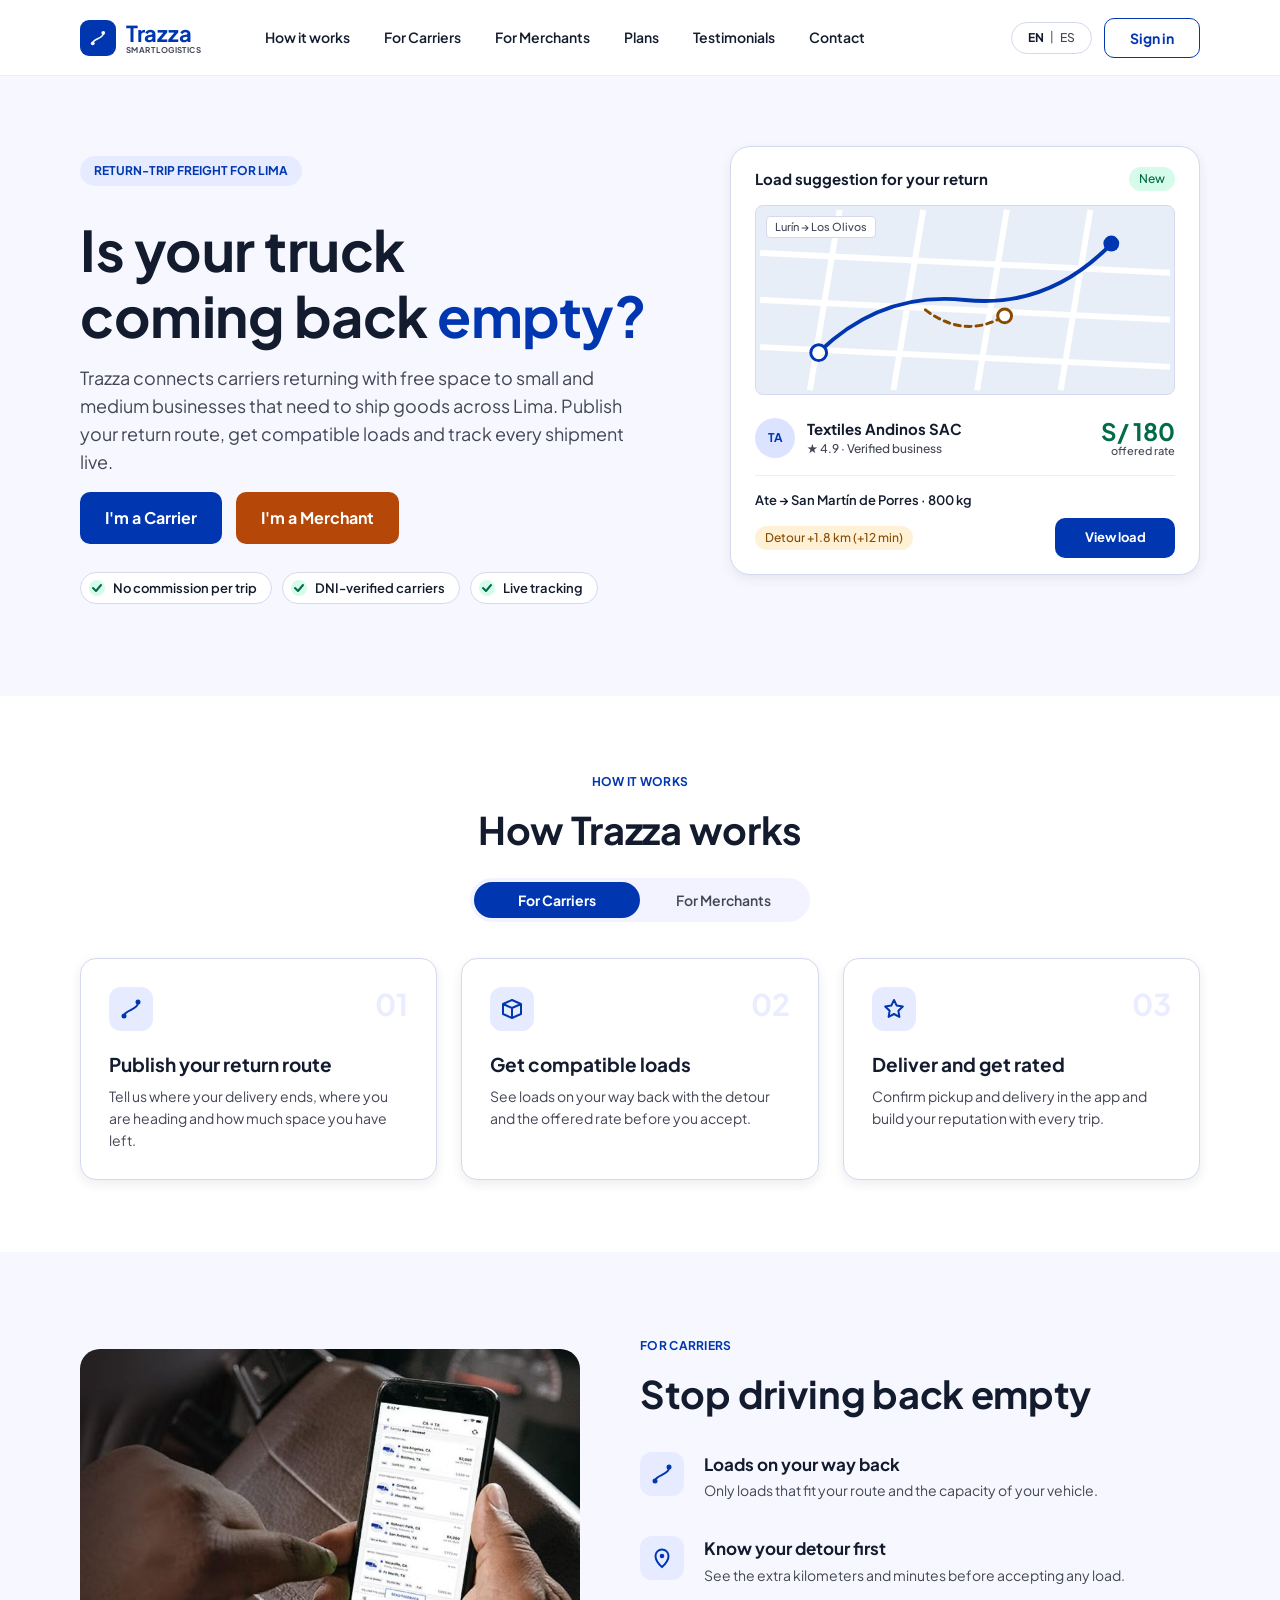
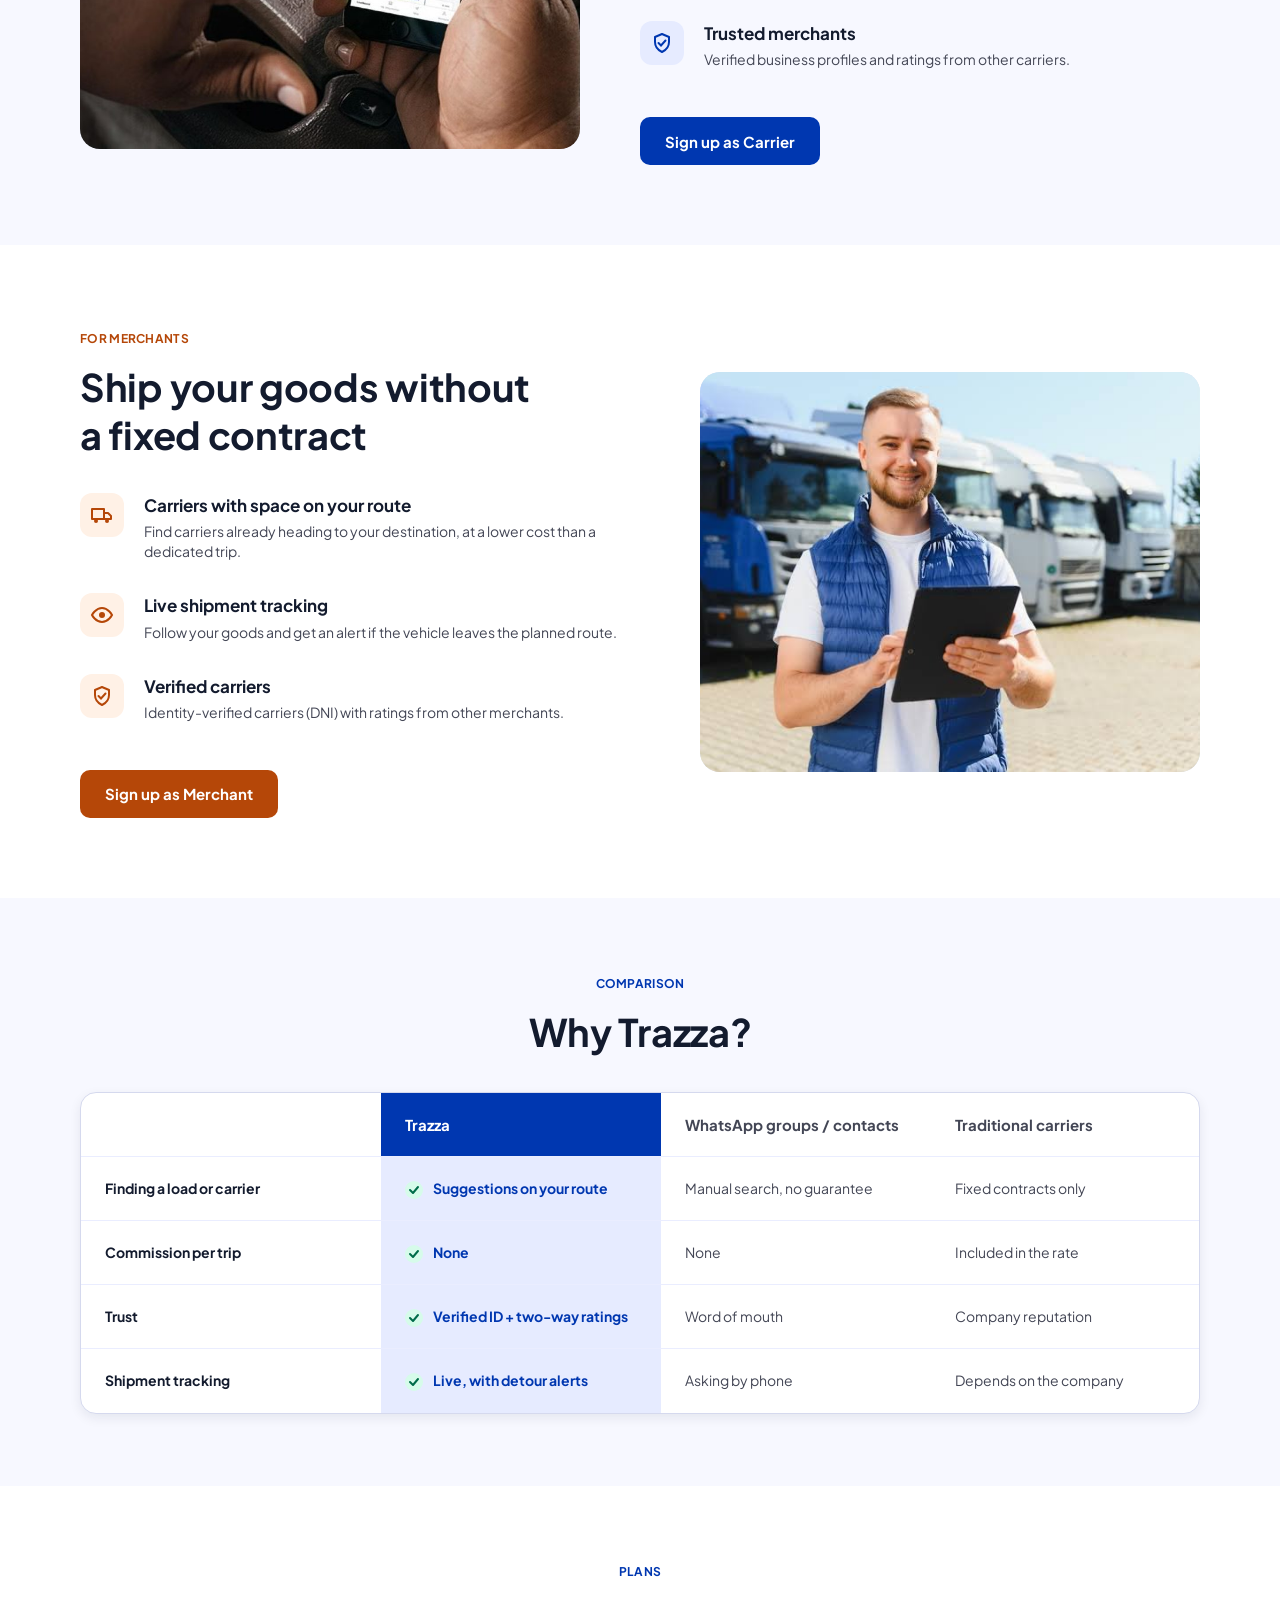
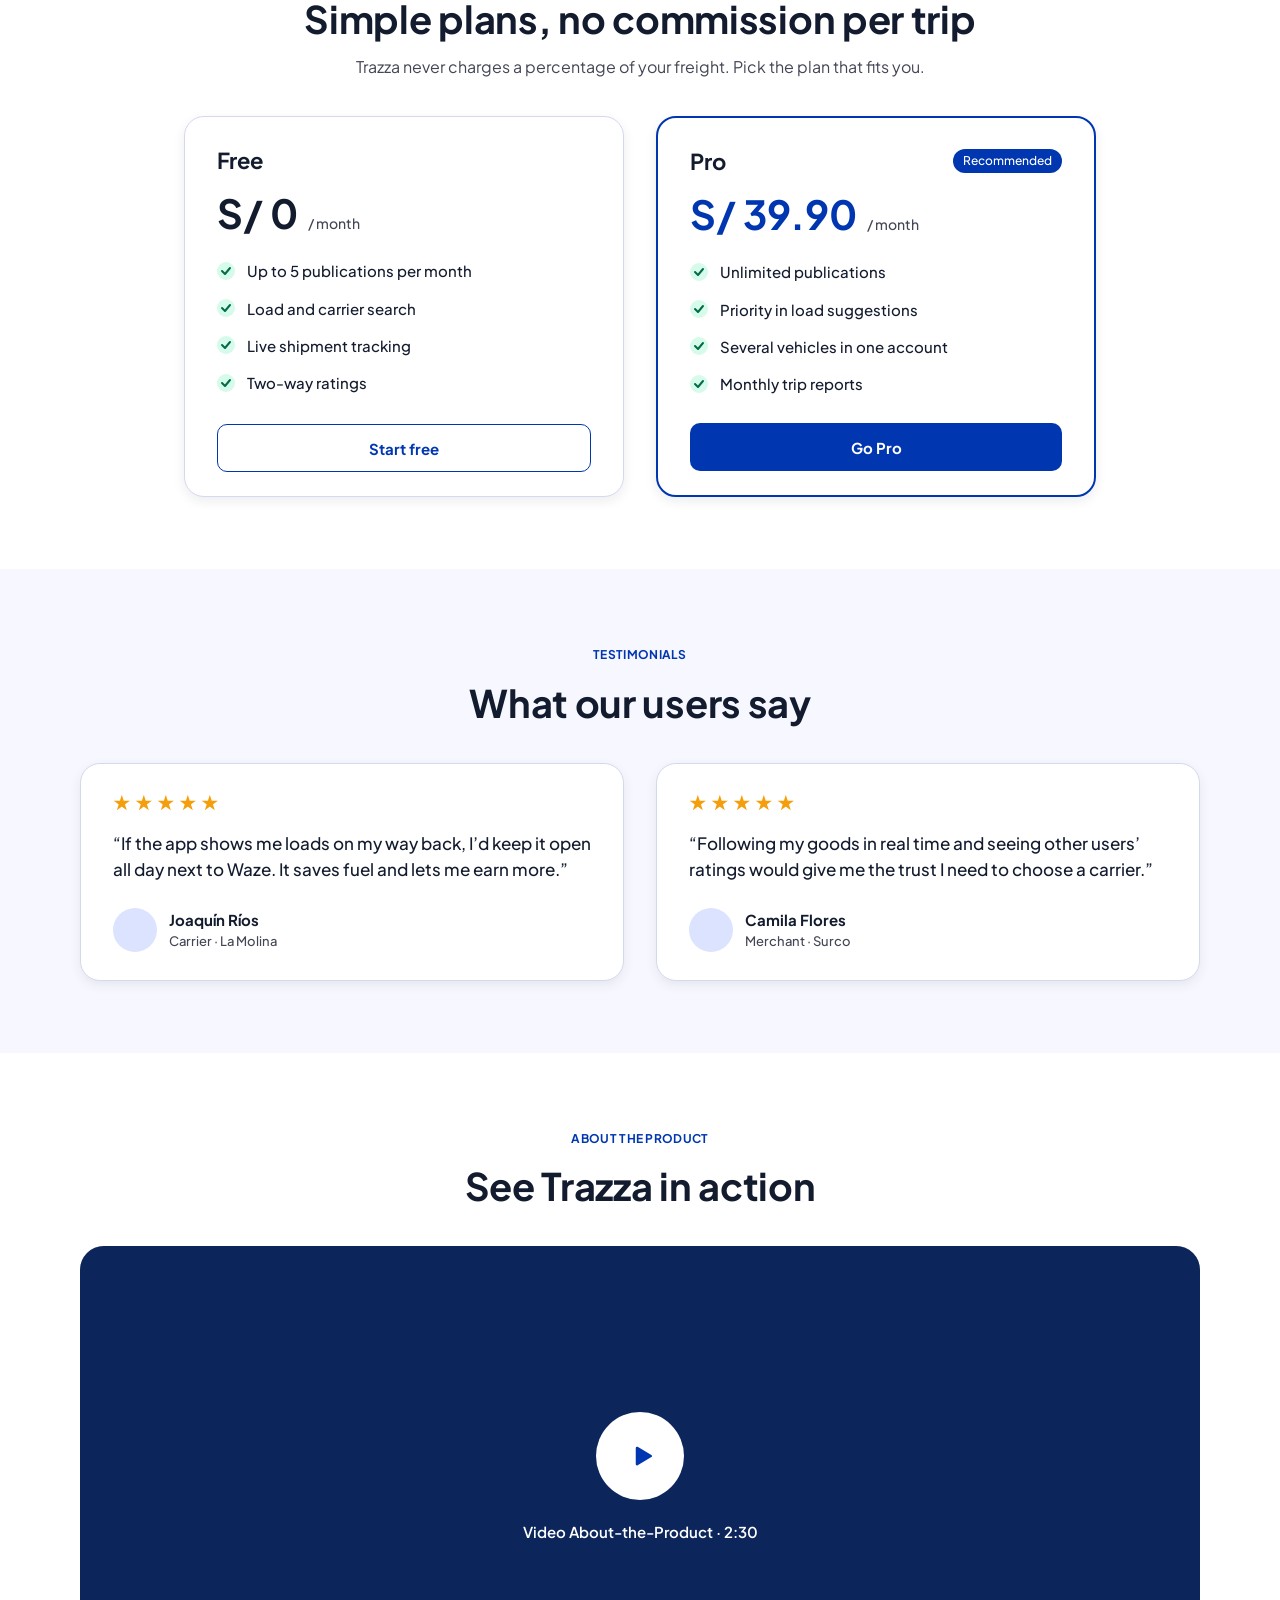
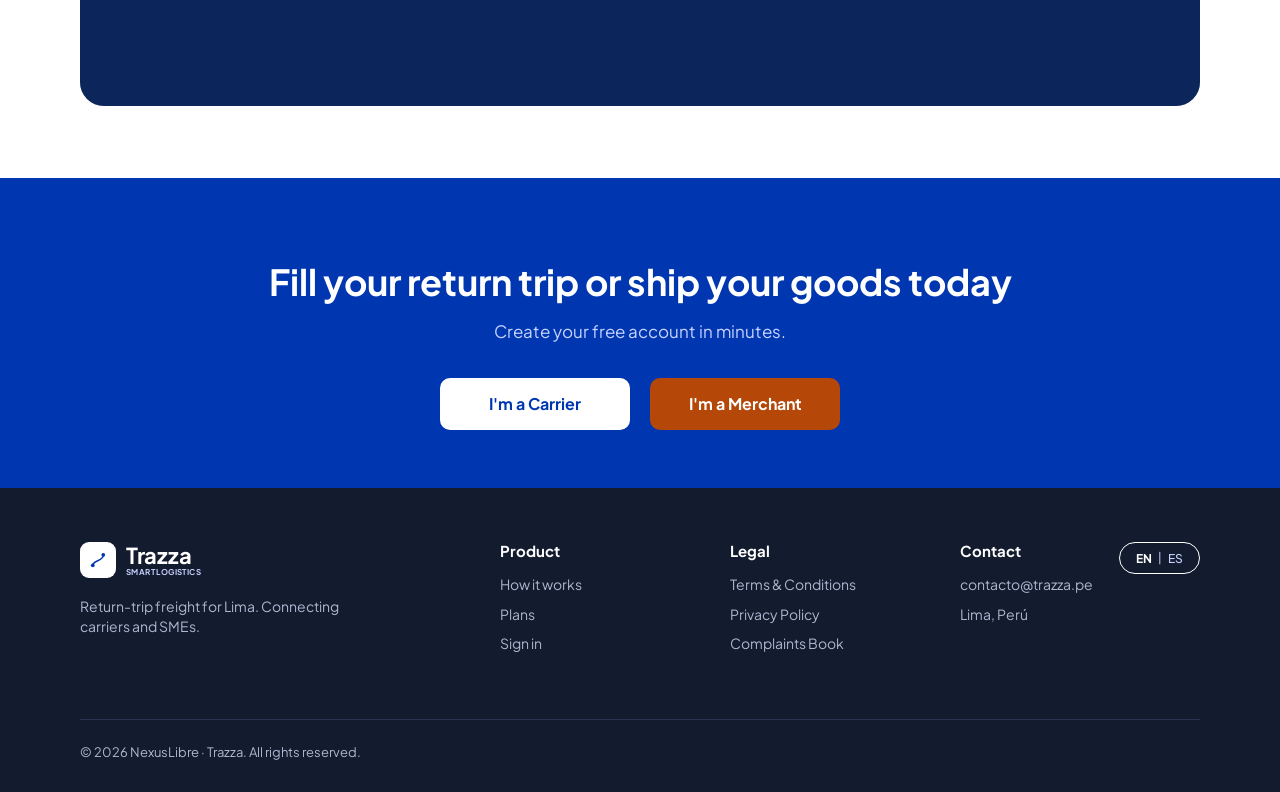
<file: index.html>
<!DOCTYPE html>
<html lang="en">
<head>
    <meta charset="UTF-8">
    <meta name="viewport" content="width=device-width, initial-scale=1.0">
    <title data-i18n="meta.title">Trazza – Return-trip freight for Lima</title>
    <meta name="description" data-i18n-attr="content:meta.description" content="Trazza connects carriers returning with free space to small and medium businesses that need to ship goods across Lima.">
    <meta name="keywords" content="Trazza, return-trip freight, carriers, SMEs, logistics, Lima, freight marketplace, cargo">
    <meta name="author" content="NexusLibre">
    <!-- Google Fonts -->
    <link rel="preconnect" href="https://fonts.googleapis.com">
    <link rel="preconnect" href="https://fonts.gstatic.com" crossorigin>
    <link href="https://fonts.googleapis.com/css2?family=Plus+Jakarta+Sans:wght@400;500;600;700&display=swap" rel="stylesheet">
    <link rel="stylesheet" href="/assets/styles/style.css">
</head>
<body>

<!-- Icon sprite -->
<svg class="icon-sprite" aria-hidden="true" focusable="false">
    <symbol id="i-route" viewBox="0 0 24 24"><path d="M5 19c0-6 14-6 14-13" fill="none" stroke="currentColor" stroke-width="2" stroke-linecap="round"/><circle cx="5" cy="19" r="2.5" fill="currentColor"/><circle cx="19" cy="5" r="2.5" fill="currentColor"/></symbol>
    <symbol id="i-box" viewBox="0 0 24 24"><path d="M3 7l9-4 9 4v10l-9 4-9-4z M3 7l9 4 9-4 M12 11v10" fill="none" stroke="currentColor" stroke-width="2" stroke-linejoin="round"/></symbol>
    <symbol id="i-star" viewBox="0 0 24 24"><path d="M12 3l2.7 5.6 6.1.9-4.4 4.3 1 6.1L12 17l-5.4 2.9 1-6.1L3.2 9.5l6.1-.9z" fill="none" stroke="currentColor" stroke-width="2" stroke-linejoin="round"/></symbol>
    <symbol id="i-pin" viewBox="0 0 24 24"><path d="M12 21s-6.5-5.7-6.5-11a6.5 6.5 0 0 1 13 0C18.5 15.3 12 21 12 21z" fill="none" stroke="currentColor" stroke-width="2"/><circle cx="12" cy="10" r="2.3" fill="currentColor"/></symbol>
    <symbol id="i-shield" viewBox="0 0 24 24"><path d="M12 3l7 3v5c0 5-3.4 8.3-7 10-3.6-1.7-7-5-7-10V6z" fill="none" stroke="currentColor" stroke-width="2" stroke-linejoin="round"/><path d="M8.5 12l2.5 2.5 4.5-5" fill="none" stroke="currentColor" stroke-width="2" stroke-linecap="round"/></symbol>
    <symbol id="i-truck" viewBox="0 0 24 24"><path d="M2 6h12v10H2zM14 10h4l3 3v3h-7z" fill="none" stroke="currentColor" stroke-width="2" stroke-linejoin="round"/><circle cx="6" cy="18" r="2" fill="currentColor"/><circle cx="17" cy="18" r="2" fill="currentColor"/></symbol>
    <symbol id="i-eye" viewBox="0 0 24 24"><path d="M2 12s3.6-7 10-7 10 7 10 7-3.6 7-10 7S2 12 2 12z" fill="none" stroke="currentColor" stroke-width="2"/><circle cx="12" cy="12" r="3" fill="currentColor"/></symbol>
    <symbol id="i-check" viewBox="0 0 16 16"><path d="M4 8l3 3 5-6" fill="none" stroke="currentColor" stroke-width="2" stroke-linecap="round" stroke-linejoin="round"/></symbol>
</svg>

<!-- 01 Header -->
<nav class="navbar">
    <div class="container nav-container">
        <a href="#top" class="logo" aria-label="Trazza home" data-i18n-attr="aria-label:logo.home">
            <span class="logo-mark"><svg viewBox="0 0 24 24" aria-hidden="true"><use href="#i-route"/></svg></span>
            <span class="logo-text">
                    <span class="brand">Trazza</span>
                    <span class="slogan">SMART LOGISTICS</span>
                </span>
        </a>

        <div class="nav-menu" id="nav-menu">
            <ul class="nav-links">
                <li><a href="#how-it-works" data-i18n="nav.how">How it works</a></li>
                <li><a href="#carriers" data-i18n="nav.carriers">For Carriers</a></li>
                <li><a href="#merchants" data-i18n="nav.merchants">For Merchants</a></li>
                <li><a href="#plans" data-i18n="nav.plans">Plans</a></li>
                <li><a href="#testimonials" data-i18n="nav.testimonials">Testimonials</a></li>
                <li><a href="#contact" data-i18n="nav.contact">Contact</a></li>
            </ul>
            <a href="https://main.d11tospvoprjej.amplifyapp.com/iam/sign-in" class="btn btn-outline btn-md nav-signin-mobile" data-i18n="nav.signin">Sign in</a>
        </div>

        <div class="nav-tools">
            <div class="lang-switch" role="group" aria-label="Language" data-i18n-attr="aria-label:lang.group">
                <button type="button" data-lang="en" class="is-active" aria-pressed="true">EN</button>
                <span aria-hidden="true">|</span>
                <button type="button" data-lang="es" aria-pressed="false">ES</button>
            </div>
            <a href="https://main.d11tospvoprjej.amplifyapp.com/iam/sign-in" class="btn btn-outline btn-sm nav-signin" data-i18n="nav.signin">Sign in</a>
            <button class="burger-menu" type="button" aria-label="Open menu" aria-expanded="false" aria-controls="nav-menu">
                <span></span><span></span><span></span>
            </button>
        </div>
    </div>
</nav>

<main id="top">
    <!-- 02 Hero -->
    <header class="hero">
        <div class="container hero-container">
            <div class="hero-content">
                <span class="tag-label" data-i18n="hero.tag">RETURN-TRIP FREIGHT FOR LIMA</span>
                <h1 class="hero-title" data-i18n-html="hero.title">Is your truck<br> coming back <span>empty?</span></h1>
                <p class="hero-desc" data-i18n-html="hero.desc">
                    Trazza connects carriers returning with free space to small and medium businesses that need to ship goods across Lima.
                    <span class="desktop-only">Publish your return route, get compatible loads and track every shipment live.</span>
                </p>
                <!-- CTA REDIRECTION FEATURE: Main hero actions -->
                <div class="hero-actions">
                    <a href="https://main.d11tospvoprjej.amplifyapp.com/iam/sign-up?role=carrier" class="btn btn-primary btn-lg" data-i18n="cta.carrier">I'm a Carrier</a>
                    <a href="https://main.d11tospvoprjej.amplifyapp.com/iam/sign-up?role=merchant" class="btn btn-secondary btn-lg" data-i18n="cta.merchant">I'm a Merchant</a>
                </div>

                <ul class="trust-list">
                    <li class="trust-chip"><span class="check-dot"><svg aria-hidden="true"><use href="#i-check"/></svg></span><span data-i18n="trust.commission">No commission per trip</span></li>
                    <li class="trust-chip"><span class="check-dot"><svg aria-hidden="true"><use href="#i-check"/></svg></span><span data-i18n="trust.dni">DNI-verified carriers</span></li>
                    <li class="trust-chip desktop-only"><span class="check-dot"><svg aria-hidden="true"><use href="#i-check"/></svg></span><span data-i18n="trust.tracking">Live tracking</span></li>
                </ul>
            </div>

        <!-- Hero card / Load suggestion -->
        <div class="hero-visual">
            <article class="load-card" aria-label="Example of a load suggestion" data-i18n-attr="aria-label:card.aria">
                <div class="load-card-head">
                    <h2 data-i18n="card.title">Load suggestion for your return</h2>
                    <span class="chip chip-green" data-i18n="card.new">New</span>
                </div>

                <div class="route-map">
                    <svg viewBox="0 0 422 190" preserveAspectRatio="xMidYMid slice" aria-hidden="true">
                        <g stroke="#FFFFFF" stroke-width="6">
                            <line x1="84.4" y1="4" x2="54.4" y2="186"/>
                            <line x1="168.8" y1="4" x2="138.8" y2="186"/>
                            <line x1="253.2" y1="4" x2="223.2" y2="186"/>
                            <line x1="337.6" y1="4" x2="307.6" y2="186"/>
                            <line x1="4" y1="47.5" x2="418" y2="67.5"/>
                            <line x1="4" y1="95" x2="418" y2="115"/>
                            <line x1="4" y1="142.5" x2="418" y2="162.5"/>
                        </g>
                        <path d="M63 148 Q 127 86 211 95 T 359 38" stroke="#0037B0" stroke-width="4" fill="none" stroke-linecap="round" stroke-linejoin="round"/>
                        <circle cx="63.3" cy="148.2" r="8" fill="#FFFFFF" stroke="#0037B0" stroke-width="3"/>
                        <circle cx="358.7" cy="38" r="8" fill="#0037B0"/>
                        <path d="M171 105 q 40 30 80 6" stroke="#8A4B00" stroke-width="3" fill="none" stroke-linecap="round" stroke-linejoin="round" stroke-dasharray="6 5"/>
                        <circle cx="251" cy="111" r="7" fill="#FFFFFF" stroke="#8A4B00" stroke-width="3"/>
                    </svg>
                    <span class="route-label">Lurín → Los Olivos</span>
                </div>

                <div class="load-merchant">
                    <span class="avatar">TA</span>
                    <div class="load-merchant-info">
                        <strong>Textiles Andinos SAC</strong>
                        <span data-i18n="card.rating">★ 4.9 · Verified business</span>
                    </div>
                    <div class="load-rate">
                        <strong>S/ 180</strong>
                        <span data-i18n="card.rate">offered rate</span>
                    </div>
                </div>

                <hr class="divider">

                <p class="load-route">Ate → San Martín de Porres · 800 kg</p>
                <div class="load-card-foot">
                    <span class="chip chip-amber" data-i18n="card.detour">Detour +1.8 km (+12 min)</span>
                    <a href="https://main.d11tospvoprjej.amplifyapp.com/iam/sign-in" class="btn btn-primary btn-sm" data-i18n="card.view">View load</a>
                </div>
            </article>
        </div>
        </div>
    </header>

    <!-- 03 How it works -->
    <section id="how-it-works" class="section">
        <div class="container">
            <div class="section-head center">
                <span class="eyebrow" data-i18n="how.eyebrow">HOW IT WORKS</span>
                <h2 data-i18n="how.title">How Trazza works</h2>
            </div>

            <div class="segmented" role="tablist" aria-label="Choose your profile" data-i18n-attr="aria-label:how.profile" data-segmented="steps">
                <button type="button" role="tab" class="is-active" aria-selected="true" data-panel="carriers" data-i18n="how.tabCarriers">For Carriers</button>
                <button type="button" role="tab" aria-selected="false" data-panel="merchants" data-i18n="how.tabMerchants">For Merchants</button>
            </div>

            <!-- Carriers -->
            <div class="steps-grid" role="tabpanel" data-panel-group="steps" data-panel-id="carriers">
                <article class="step-card">
                    <span class="icon-box"><svg class="icon" aria-hidden="true"><use href="#i-route"/></svg></span>
                    <span class="step-num" aria-hidden="true">01</span>
                    <h3 data-i18n="how.c1.title">Publish your return route</h3>
                    <p data-i18n="how.c1.text">Tell us where your delivery ends, where you are heading and how much space you have left.</p>
                </article>
                <article class="step-card">
                    <span class="icon-box"><svg class="icon" aria-hidden="true"><use href="#i-box"/></svg></span>
                    <span class="step-num" aria-hidden="true">02</span>
                    <h3 data-i18n="how.c2.title">Get compatible loads</h3>
                    <p data-i18n="how.c2.text">See loads on your way back with the detour and the offered rate before you accept.</p>
                </article>
                <article class="step-card">
                    <span class="icon-box"><svg class="icon" aria-hidden="true"><use href="#i-star"/></svg></span>
                    <span class="step-num" aria-hidden="true">03</span>
                    <h3 data-i18n="how.c3.title">Deliver and get rated</h3>
                    <p data-i18n="how.c3.text">Confirm pickup and delivery in the app and build your reputation with every trip.</p>
                </article>
            </div>

            <!-- Merchants -->
            <div class="steps-grid" role="tabpanel" data-panel-group="steps" data-panel-id="merchants" hidden>
                <article class="step-card">
                    <span class="icon-box icon-box--orange"><svg class="icon" aria-hidden="true"><use href="#i-box"/></svg></span>
                    <span class="step-num" aria-hidden="true">01</span>
                    <h3 data-i18n="how.m1.title">Publish your shipment</h3>
                    <p data-i18n="how.m1.text">Tell us what you need to move, the pickup and delivery points and the approximate weight.</p>
                </article>
                <article class="step-card">
                    <span class="icon-box icon-box--orange"><svg class="icon" aria-hidden="true"><use href="#i-truck"/></svg></span>
                    <span class="step-num" aria-hidden="true">02</span>
                    <h3 data-i18n="how.m2.title">Choose a carrier on your route</h3>
                    <p data-i18n="how.m2.text">See verified carriers already heading your way, with their rating and the rate before you confirm.</p>
                </article>
                <article class="step-card">
                    <span class="icon-box icon-box--orange"><svg class="icon" aria-hidden="true"><use href="#i-eye"/></svg></span>
                    <span class="step-num" aria-hidden="true">03</span>
                    <h3 data-i18n="how.m3.title">Track and rate</h3>
                    <p data-i18n="how.m3.text">Follow your goods live and rate the carrier once the delivery is confirmed.</p>
                </article>
            </div>
        </div>
    </section>

    <!-- 04 For Carriers -->
    <section id="carriers" class="section bg-light">
        <div class="container split">
            <figure class="split-media split-media--carrier">
                <img src="/assets/img/carrier-checking-loads.jpg" alt="Carrier checking load suggestions on his phone" data-i18n-attr="alt:carriers.photo" width="1200" height="680" loading="lazy">
            </figure>

            <div class="split-content">
                <span class="eyebrow" data-i18n="carriers.eyebrow">FOR CARRIERS</span>
                <h2 data-i18n="carriers.title">Stop driving back empty</h2>
                <ul class="feature-list">
                    <li class="feature-row">
                        <span class="icon-box"><svg class="icon" aria-hidden="true"><use href="#i-route"/></svg></span>
                        <div><h3 data-i18n="carriers.f1.title">Loads on your way back</h3><p data-i18n="carriers.f1.text">Only loads that fit your route and the capacity of your vehicle.</p></div>
                    </li>
                    <li class="feature-row">
                        <span class="icon-box"><svg class="icon" aria-hidden="true"><use href="#i-pin"/></svg></span>
                        <div><h3 data-i18n="carriers.f2.title">Know your detour first</h3><p data-i18n="carriers.f2.text">See the extra kilometers and minutes before accepting any load.</p></div>
                    </li>
                    <li class="feature-row">
                        <span class="icon-box"><svg class="icon" aria-hidden="true"><use href="#i-shield"/></svg></span>
                        <div><h3 data-i18n="carriers.f3.title">Trusted merchants</h3><p data-i18n="carriers.f3.text">Verified business profiles and ratings from other carriers.</p></div>
                    </li>
                </ul>
                <a href="https://main.d11tospvoprjej.amplifyapp.com/iam/sign-up?role=carrier" class="btn btn-primary btn-md split-cta" data-i18n="carriers.cta">Sign up as Carrier</a>
            </div>
        </div>
    </section>

    <!-- 05 For Merchants -->
    <section id="merchants" class="section">
        <div class="container split split--reverse">
            <div class="split-content">
                <span class="eyebrow eyebrow--orange" data-i18n="merchants.eyebrow">FOR MERCHANTS</span>
                <h2 data-i18n-html="merchants.title">Ship your goods without<br> a fixed contract</h2>
                <ul class="feature-list feature-list--orange">
                    <li class="feature-row">
                        <span class="icon-box icon-box--orange"><svg class="icon" aria-hidden="true"><use href="#i-truck"/></svg></span>
                        <div><h3 data-i18n="merchants.f1.title">Carriers with space on your route</h3><p data-i18n="merchants.f1.text">Find carriers already heading to your destination, at a lower cost than a dedicated trip.</p></div>
                    </li>
                    <li class="feature-row">
                        <span class="icon-box icon-box--orange"><svg class="icon" aria-hidden="true"><use href="#i-eye"/></svg></span>
                        <div><h3 data-i18n="merchants.f2.title">Live shipment tracking</h3><p data-i18n="merchants.f2.text">Follow your goods and get an alert if the vehicle leaves the planned route.</p></div>
                    </li>
                    <li class="feature-row">
                        <span class="icon-box icon-box--orange"><svg class="icon" aria-hidden="true"><use href="#i-shield"/></svg></span>
                        <div><h3 data-i18n="merchants.f3.title">Verified carriers</h3><p data-i18n="merchants.f3.text">Identity-verified carriers (DNI) with ratings from other merchants.</p></div>
                    </li>
                </ul>
                <a href="https://main.d11tospvoprjej.amplifyapp.com/iam/sign-up?role=merchant" class="btn btn-secondary btn-md split-cta" data-i18n="merchants.cta">Sign up as Merchant</a>
            </div>

            <figure class="split-media split-media--merchant">
                <img src="/assets/img/merchant-preparing-shipment.jpg" alt="SME owner preparing a shipment" data-i18n-attr="alt:merchants.photo" width="679" height="452" loading="lazy">
            </figure>
        </div>
    </section>

    <!-- 06 Comparison -->
    <section id="comparison" class="section bg-light">
        <div class="container">
            <div class="section-head center">
                <span class="eyebrow" data-i18n="compare.eyebrow">COMPARISON</span>
                <h2 data-i18n="compare.title">Why Trazza?</h2>
            </div>

            <!-- Desktop / tablet: table -->
            <div class="compare-table-wrap">
                <table class="compare-table">
                    <colgroup>
                        <col class="col-criteria"><col class="col-trazza"><col class="col-other"><col>
                    </colgroup>
                    <thead>
                    <tr>
                        <th scope="col"><span class="sr-only" data-i18n="compare.criteria">Criteria</span></th>
                        <th scope="col" class="is-trazza">Trazza</th>
                        <th scope="col" data-i18n="compare.whatsapp">WhatsApp groups / contacts</th>
                        <th scope="col" data-i18n="compare.traditional">Traditional carriers</th>
                    </tr>
                    </thead>
                    <tbody>
                    <tr>
                        <th scope="row" data-i18n="compare.r1">Finding a load or carrier</th>
                        <td class="is-trazza"><span class="check-dot"><svg aria-hidden="true"><use href="#i-check"/></svg></span><span data-i18n="compare.r1.trazza">Suggestions on your route</span></td>
                        <td data-i18n="compare.r1.whatsapp">Manual search, no guarantee</td>
                        <td data-i18n="compare.r1.traditional">Fixed contracts only</td>
                    </tr>
                    <tr>
                        <th scope="row" data-i18n="compare.r2">Commission per trip</th>
                        <td class="is-trazza"><span class="check-dot"><svg aria-hidden="true"><use href="#i-check"/></svg></span><span data-i18n="compare.r2.trazza">None</span></td>
                        <td data-i18n="compare.r2.whatsapp">None</td>
                        <td data-i18n="compare.r2.traditional">Included in the rate</td>
                    </tr>
                    <tr>
                        <th scope="row" data-i18n="compare.r3">Trust</th>
                        <td class="is-trazza"><span class="check-dot"><svg aria-hidden="true"><use href="#i-check"/></svg></span><span data-i18n="compare.r3.trazza">Verified ID + two-way ratings</span></td>
                        <td data-i18n="compare.r3.whatsapp">Word of mouth</td>
                        <td data-i18n="compare.r3.traditional">Company reputation</td>
                    </tr>
                    <tr>
                        <th scope="row" data-i18n="compare.r4">Shipment tracking</th>
                        <td class="is-trazza"><span class="check-dot"><svg aria-hidden="true"><use href="#i-check"/></svg></span><span data-i18n="compare.r4.trazza">Live, with detour alerts</span></td>
                        <td data-i18n="compare.r4.whatsapp">Asking by phone</td>
                        <td data-i18n="compare.r4.traditional">Depends on the company</td>
                    </tr>
                    </tbody>
                </table>
            </div>

            <!-- Mobile: cards -->
            <div class="compare-cards">
                <article class="compare-card">
                    <h3 data-i18n="compare.r1">Finding a load or carrier</h3>
                    <p class="compare-trazza" data-i18n="compare.m1.trazza">Trazza: Suggestions on your route</p>
                    <p class="compare-others" data-i18n="compare.m1.others">Others: Manual search in groups</p>
                </article>
                <article class="compare-card">
                    <h3 data-i18n="compare.r2">Commission per trip</h3>
                    <p class="compare-trazza" data-i18n="compare.m2.trazza">Trazza: None</p>
                    <p class="compare-others" data-i18n="compare.m2.others">Others: Included (traditional carriers)</p>
                </article>
                <article class="compare-card">
                    <h3 data-i18n="compare.r3">Trust</h3>
                    <p class="compare-trazza" data-i18n="compare.m3.trazza">Trazza: Verified ID + ratings</p>
                    <p class="compare-others" data-i18n="compare.m3.others">Others: Word of mouth</p>
                </article>
                <article class="compare-card">
                    <h3 data-i18n="compare.r4">Shipment tracking</h3>
                    <p class="compare-trazza" data-i18n="compare.m4.trazza">Trazza: Live, with detour alerts</p>
                    <p class="compare-others" data-i18n="compare.m4.others">Others: Asking by phone</p>
                </article>
            </div>
        </div>
    </section>

    <!-- 07 Plans -->
    <section id="plans" class="section">
        <div class="container">
            <div class="section-head center">
                <span class="eyebrow" data-i18n="plans.eyebrow">PLANS</span>
                <h2 data-i18n="plans.title">Simple plans, no commission per trip</h2>
                <p class="section-sub" data-i18n="plans.sub">Trazza never charges a percentage of your freight. Pick the plan that fits you.</p>
            </div>

            <div class="plans-grid">
                <article class="plan-card">
                    <h3 data-i18n="plans.free">Free</h3>
                    <p class="plan-price"><strong>S/ 0</strong><span data-i18n="plans.month">/ month</span></p>
                    <ul class="plan-features">
                        <li><span class="check-dot"><svg aria-hidden="true"><use href="#i-check"/></svg></span><span data-i18n="plans.free.f1">Up to 5 publications per month</span></li>
                        <li><span class="check-dot"><svg aria-hidden="true"><use href="#i-check"/></svg></span><span data-i18n="plans.free.f2">Load and carrier search</span></li>
                        <li><span class="check-dot"><svg aria-hidden="true"><use href="#i-check"/></svg></span><span data-i18n="plans.free.f3">Live shipment tracking</span></li>
                        <li><span class="check-dot"><svg aria-hidden="true"><use href="#i-check"/></svg></span><span data-i18n="plans.free.f4">Two-way ratings</span></li>
                    </ul>
                    <a href="https://main.d11tospvoprjej.amplifyapp.com/iam/sign-up" class="btn btn-outline btn-md btn-block" data-i18n="plans.free.cta">Start free</a>
                </article>

                <article class="plan-card plan-card--featured">
                    <div class="plan-head">
                        <h3>Pro</h3>
                        <span class="chip chip-primary" data-i18n="plans.recommended">Recommended</span>
                    </div>
                    <p class="plan-price"><strong data-i18n="plans.pro.price">S/ 39.90</strong><span data-i18n="plans.month">/ month</span></p>
                    <ul class="plan-features">
                        <li><span class="check-dot"><svg aria-hidden="true"><use href="#i-check"/></svg></span><span data-i18n="plans.pro.f1">Unlimited publications</span></li>
                        <li><span class="check-dot"><svg aria-hidden="true"><use href="#i-check"/></svg></span><span data-i18n="plans.pro.f2">Priority in load suggestions</span></li>
                        <li><span class="check-dot"><svg aria-hidden="true"><use href="#i-check"/></svg></span><span data-i18n="plans.pro.f3">Several vehicles in one account</span></li>
                        <li><span class="check-dot"><svg aria-hidden="true"><use href="#i-check"/></svg></span><span data-i18n="plans.pro.f4">Monthly trip reports</span></li>
                    </ul>
                    <a href="https://main.d11tospvoprjej.amplifyapp.com/iam/sign-up" class="btn btn-primary btn-md btn-block" data-i18n="plans.pro.cta">Go Pro</a>
                </article>
            </div>
        </div>
    </section>

    <!-- 08 Testimonials -->
    <section id="testimonials" class="section bg-light">
        <div class="container">
            <div class="section-head center">
                <span class="eyebrow" data-i18n="testimonials.eyebrow">TESTIMONIALS</span>
                <h2 data-i18n="testimonials.title">What our users say</h2>
            </div>

            <div class="testimonial-grid" data-slider>
                <article class="testimonial-card">
                    <div class="stars" aria-label="5 out of 5 stars" data-i18n-attr="aria-label:testimonials.stars">★★★★★</div>
                    <p class="quote" data-i18n="testimonials.q1">“If the app shows me loads on my way back, I’d keep it open all day next to Waze. It saves fuel and lets me earn more.”</p>
                    <div class="testimonial-author">
                        <span class="avatar avatar-lg" aria-hidden="true"></span>
                        <div>
                            <strong data-i18n="testimonials.n1">Joaquín Ríos</strong>
                            <span data-i18n="testimonials.r1">Carrier · La Molina</span>
                        </div>
                    </div>
                </article>
                <article class="testimonial-card">
                    <div class="stars" aria-label="5 out of 5 stars" data-i18n-attr="aria-label:testimonials.stars">★★★★★</div>
                    <p class="quote" data-i18n="testimonials.q2">“Following my goods in real time and seeing other users’ ratings would give me the trust I need to choose a carrier.”</p>
                    <div class="testimonial-author">
                        <span class="avatar avatar-lg" aria-hidden="true"></span>
                        <div>
                            <strong data-i18n="testimonials.n2">Camila Flores</strong>
                            <span data-i18n="testimonials.r2">Merchant · Surco</span>
                        </div>
                    </div>
                </article>
            </div>
            <div class="slider-dots" aria-hidden="true">
                <button type="button" class="is-active" data-slider-dot tabindex="-1"></button>
                <button type="button" data-slider-dot tabindex="-1"></button>
            </div>
        </div>
    </section>

    <!-- 09 Video About-the-Product -->
    <section id="video" class="section">
        <div class="container">
            <div class="section-head center">
                <span class="eyebrow" data-i18n="video.eyebrow">ABOUT THE PRODUCT</span>
                <h2 data-i18n="video.title">See Trazza in action</h2>
            </div>

            <button type="button" class="video-box" aria-label="Play the About-the-Product video" data-i18n-attr="aria-label:video.play">
                    <span class="play-btn" aria-hidden="true">
                        <svg viewBox="0 0 24 24"><path d="M8 5.5l11 6.5-11 6.5z" fill="currentColor" stroke="currentColor" stroke-width="2" stroke-linejoin="round"/></svg>
                    </span>
                <span class="video-caption desktop-only" data-i18n="video.caption">Video About-the-Product · 2:30</span>
            </button>
        </div>
    </section>

    <!-- 10 Final CTA -->
    <section class="cta-section">
        <div class="container cta-container">
            <h2 data-i18n="final.title">Fill your return trip or ship your goods today</h2>
            <p class="desktop-only" data-i18n="final.sub">Create your free account in minutes.</p>
            <div class="cta-actions">
                <a href="https://main.d11tospvoprjej.amplifyapp.com/iam/sign-up?role=carrier" class="btn btn-white btn-lg" data-i18n="cta.carrier">I'm a Carrier</a>
                <a href="https://main.d11tospvoprjej.amplifyapp.com/iam/sign-up?role=merchant" class="btn btn-secondary btn-lg" data-i18n="cta.merchant">I'm a Merchant</a>
            </div>
        </div>
    </section>
</main>

<!-- 11 Footer -->
<footer class="footer" id="contact">
    <div class="container footer-grid">
        <div class="footer-brand">
            <a href="#top" class="logo logo--light" aria-label="Trazza home" data-i18n-attr="aria-label:logo.home">
                <span class="logo-mark"><svg viewBox="0 0 24 24" aria-hidden="true"><use href="#i-route"/></svg></span>
                <span class="logo-text">
                        <span class="brand">Trazza</span>
                        <span class="slogan">SMART LOGISTICS</span>
                    </span>
            </a>
            <p class="desktop-only" data-i18n="footer.desc">Return-trip freight for Lima. Connecting carriers and SMEs.</p>
        </div>
        <div class="footer-col">
            <h4 data-i18n="footer.product">Product</h4>
            <ul>
                <li><a href="#how-it-works" data-i18n="nav.how">How it works</a></li>
                <li><a href="#plans" data-i18n="nav.plans">Plans</a></li>
                <li><a href="https://main.d11tospvoprjej.amplifyapp.com/iam/sign-in" data-i18n="nav.signin">Sign in</a></li>
            </ul>
        </div>
        <div class="footer-col">
            <h4 data-i18n="footer.legal">Legal</h4>
            <ul>
                <li><a href="terms.html#terms" data-i18n="footer.terms">Terms &amp; Conditions</a></li>
                <li><a href="terms.html#privacy" data-i18n="footer.privacy">Privacy Policy</a></li>
                <li><a href="terms.html#complaints" data-i18n="footer.complaints">Complaints Book</a></li>
            </ul>
        </div>
        <div class="footer-col">
            <h4 data-i18n="footer.contact">Contact</h4>
            <ul>
                <li><a href="mailto:contacto@trazza.pe">contacto@trazza.pe</a></li>
                <li>Lima, Perú</li>
            </ul>
        </div>
        <div class="footer-lang">
            <div class="lang-switch lang-switch--dark" role="group" aria-label="Language" data-i18n-attr="aria-label:lang.group">
                <button type="button" data-lang="en" class="is-active" aria-pressed="true">EN</button>
                <span aria-hidden="true">|</span>
                <button type="button" data-lang="es" aria-pressed="false">ES</button>
            </div>
        </div>
    </div>
    <div class="container footer-bottom">
        <p data-i18n-html="footer.copy">&copy; 2026 NexusLibre · Trazza<span class="desktop-only">. All rights reserved.</span></p>
    </div>
</footer>

<script src="/assets/scripts/i18n.js"></script>
<script src="/assets/scripts/main.js"></script>

</body>
</html>
</file>
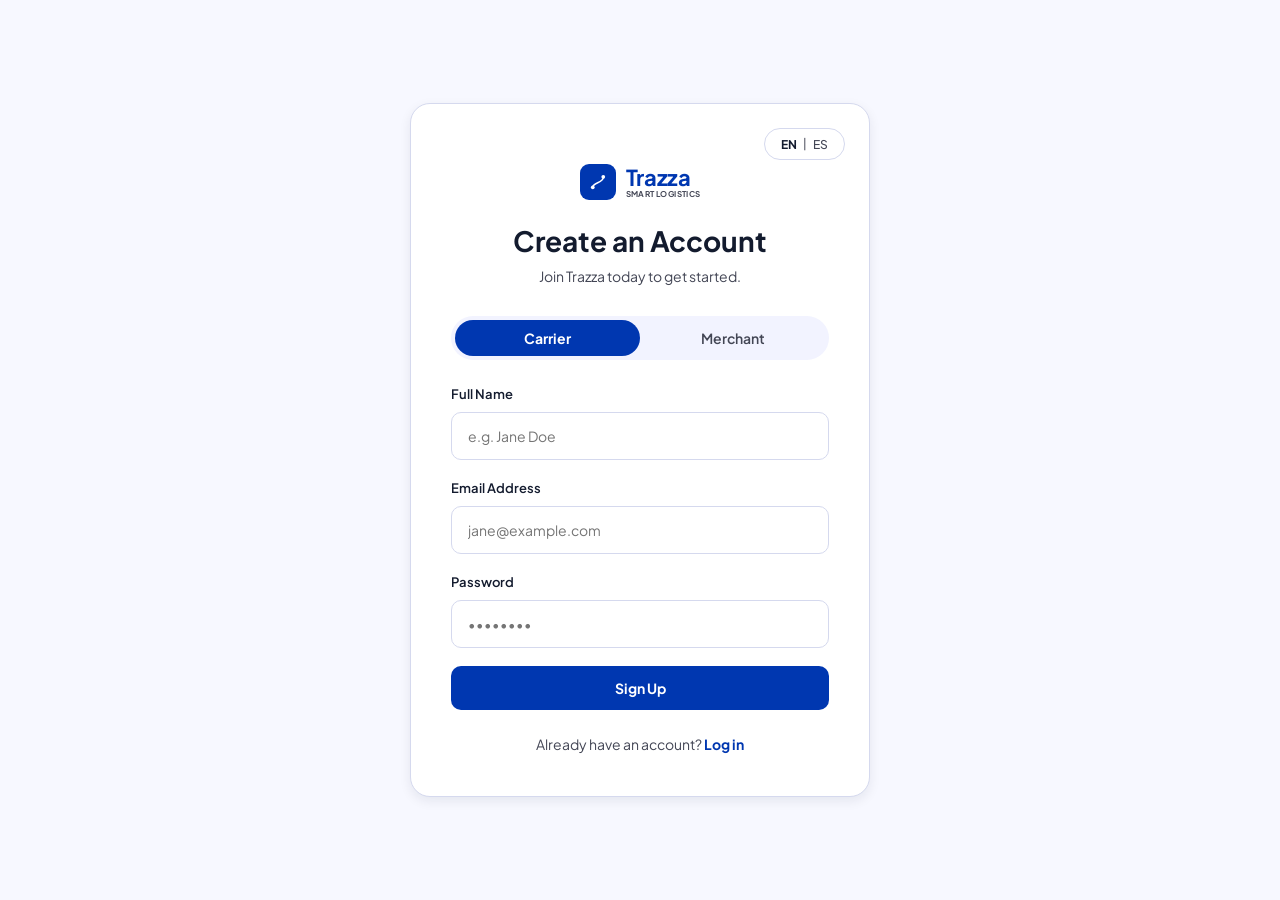
<file: registro.html>
<!DOCTYPE html>
<html lang="en">
<head>
    <meta charset="UTF-8">
    <meta name="viewport" content="width=device-width, initial-scale=1.0">
    <title data-i18n="registro.metaTitle">Registro – Trazza</title>
    <link rel="preconnect" href="https://fonts.googleapis.com">
    <link rel="preconnect" href="https://fonts.gstatic.com" crossorigin>
    <link href="https://fonts.googleapis.com/css2?family=Plus+Jakarta+Sans:wght@400;500;600;700&display=swap" rel="stylesheet">
    <link rel="stylesheet" href="./assets/styles/style.css">
</head>
<body>

<svg class="icon-sprite" aria-hidden="true" focusable="false">
    <symbol id="i-route" viewBox="0 0 24 24"><path d="M5 19c0-6 14-6 14-13" fill="none" stroke="currentColor" stroke-width="2" stroke-linecap="round"/><circle cx="5" cy="19" r="2.5" fill="currentColor"/><circle cx="19" cy="5" r="2.5" fill="currentColor"/></symbol>
</svg>

<main class="auth-page" style="display: flex; justify-content: center; align-items: center;">
    <div class="auth-card">
        
        <div class="auth-lang">
            <div class="lang-switch" role="group" aria-label="Language">
                <button type="button" data-lang="en" class="is-active" aria-pressed="true">EN</button>
                <span aria-hidden="true">|</span>
                <button type="button" data-lang="es" aria-pressed="false">ES</button>
            </div>
        </div>

        <div class="auth-header">
            <a href="index.html" class="logo" style="justify-content: center;">
                <span class="logo-mark"><svg viewBox="0 0 24 24" aria-hidden="true"><use href="#i-route"/></svg></span>
                <span class="logo-text">
                    <span class="brand">Trazza</span>
                    <span class="slogan">SMART LOGISTICS</span>
                </span>
            </a>
            <h2 id="auth-title">Create an Account</h2>
            <p id="auth-subtitle">Join Trazza today to get started.</p>
        </div>

        <!-- Role Toggle (Only for Register) -->
        <div class="toggle-container auth-role-toggle" id="role-toggle-container">
            <button class="toggle-btn active" id="btn-carrier">Carrier</button>
            <button class="toggle-btn" id="btn-emprendedor">Merchant</button>
        </div>

        <!-- Register Form -->
        <form class="auth-form" id="register-form">
            <div class="form-group">
                <label>Full Name</label>
                <input type="text" class="form-input" placeholder="e.g. Jane Doe" required>
            </div>
            <div class="form-group">
                <label>Email Address</label>
                <input type="email" class="form-input" placeholder="jane@example.com" required>
            </div>
            <div class="form-group">
                <label>Password</label>
                <input type="password" class="form-input" placeholder="••••••••" required>
            </div>
            <button type="submit" class="btn btn-primary btn-block">Sign Up</button>
        </form>

        <!-- Login Form (Hidden by default) -->
        <form class="auth-form" id="login-form" style="display: none;">
            <div class="form-group">
                <label>Email Address</label>
                <input type="email" class="form-input" placeholder="jane@example.com" required>
            </div>
            <div class="form-group">
                <label>Password</label>
                <input type="password" class="form-input" placeholder="••••••••" required>
            </div>
            <div style="text-align: right;">
                <a href="#" class="auth-link">Forgot password?</a>
            </div>
            <button type="submit" class="btn btn-primary btn-block">Log In</button>
        </form>

        <div class="auth-footer" id="auth-footer-text">
            <p>Already have an account? <a href="#" id="toggle-auth-mode">Log in</a></p>
        </div>
        
    </div>
</main>

<script>
    document.addEventListener('DOMContentLoaded', () => {
        const toggleAuthBtn = document.getElementById('toggle-auth-mode');
        const registerForm = document.getElementById('register-form');
        const loginForm = document.getElementById('login-form');
        const roleToggle = document.getElementById('role-toggle-container');
        const authTitle = document.getElementById('auth-title');
        const authSubtitle = document.getElementById('auth-subtitle');
        const authFooter = document.getElementById('auth-footer-text');
        
        let isLogin = false;

        toggleAuthBtn.addEventListener('click', (e) => {
            e.preventDefault();
            isLogin = !isLogin;
            
            if (isLogin) {
                registerForm.style.display = 'none';
                roleToggle.style.display = 'none';
                loginForm.style.display = 'flex';
                authTitle.textContent = 'Welcome Back';
                authSubtitle.textContent = 'Log in to your Trazza account.';
                authFooter.innerHTML = '<p>Don\'t have an account? <a href="#" id="toggle-auth-mode">Sign up</a></p>';
            } else {
                loginForm.style.display = 'none';
                registerForm.style.display = 'flex';
                roleToggle.style.display = 'flex';
                authTitle.textContent = 'Create an Account';
                authSubtitle.textContent = 'Join Trazza today to get started.';
                authFooter.innerHTML = '<p>Already have an account? <a href="#" id="toggle-auth-mode">Log in</a></p>';
            }
            
            // Re-bind event listener to the new link
            document.getElementById('toggle-auth-mode').addEventListener('click', arguments.callee);
        });
    });
</script>

<script src="./assets/scripts/main.js"></script>
<script src="./assets/scripts/i18n.js"></script>
</body>
</html>
</file>
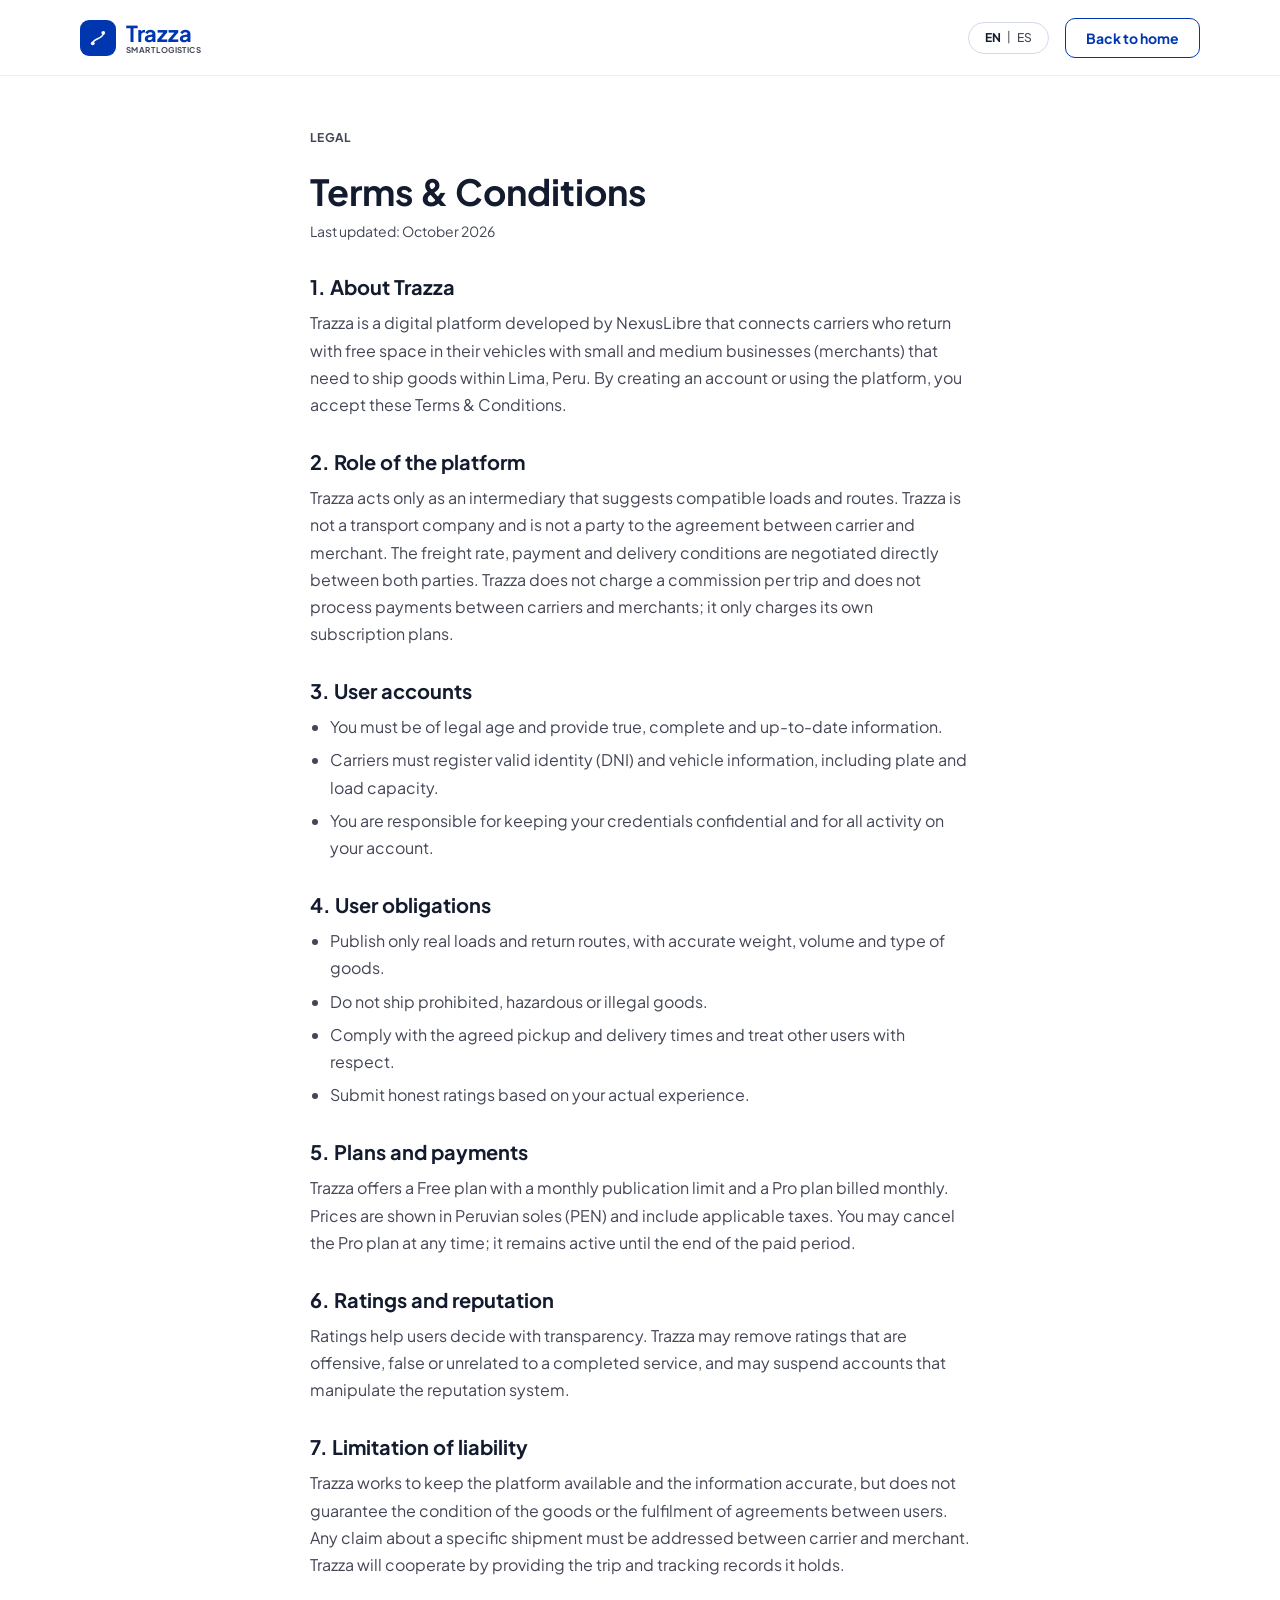
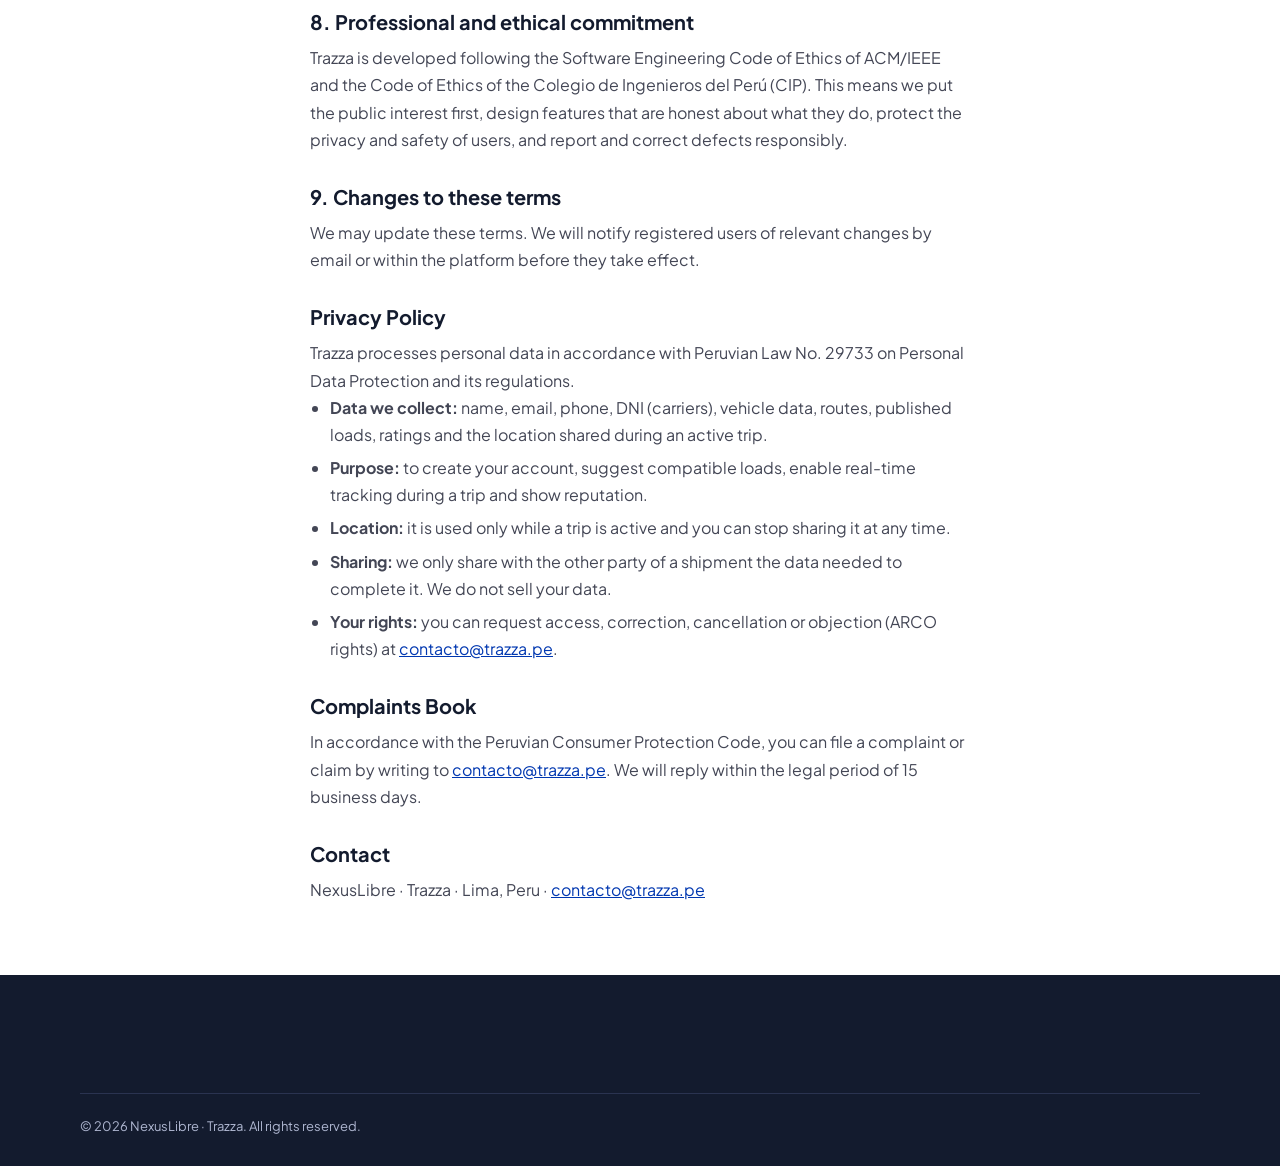
<file: terms.html>
<!DOCTYPE html>
<html lang="en">
<head>
    <meta charset="UTF-8">
    <meta name="viewport" content="width=device-width, initial-scale=1.0">
    <title data-i18n="terms.metaTitle">Terms &amp; Conditions – Trazza</title>
    <meta name="description" data-i18n-attr="content:terms.metaDesc" content="Terms and Conditions and Privacy Policy of Trazza, the return-trip freight platform for Lima.">
    <meta name="keywords" content="Trazza, terms and conditions, privacy policy, return-trip freight, Lima">
    <meta name="author" content="NexusLibre">
    <link rel="preconnect" href="https://fonts.googleapis.com">
    <link rel="preconnect" href="https://fonts.gstatic.com" crossorigin>
    <link href="https://fonts.googleapis.com/css2?family=Plus+Jakarta+Sans:wght@400;500;600;700&display=swap" rel="stylesheet">
    <link rel="stylesheet" href="/assets/styles/style.css">
</head>
<body>

<svg class="icon-sprite" aria-hidden="true" focusable="false">
    <symbol id="i-route" viewBox="0 0 24 24"><path d="M5 19c0-6 14-6 14-13" fill="none" stroke="currentColor" stroke-width="2" stroke-linecap="round"/><circle cx="5" cy="19" r="2.5" fill="currentColor"/><circle cx="19" cy="5" r="2.5" fill="currentColor"/></symbol>
</svg>

<nav class="navbar legal-nav">
    <div class="container nav-container">
        <a href="index.html" class="logo" aria-label="Trazza home" data-i18n-attr="aria-label:logo.home">
            <span class="logo-mark"><svg viewBox="0 0 24 24" aria-hidden="true"><use href="#i-route"/></svg></span>
            <span class="logo-text">
                    <span class="brand">Trazza</span>
                    <span class="slogan">SMART LOGISTICS</span>
                </span>
        </a>
        <div class="nav-tools">
            <div class="lang-switch" role="group" aria-label="Language" data-i18n-attr="aria-label:lang.group">
                <button type="button" data-lang="en" class="is-active" aria-pressed="true">EN</button>
                <span aria-hidden="true">|</span>
                <button type="button" data-lang="es" aria-pressed="false">ES</button>
            </div>
            <a href="index.html" class="btn btn-outline btn-sm" data-i18n="terms.back">Back to home</a>
        </div>
    </div>
</nav>

<main id="top" class="legal-page">
    <div class="container legal-container">

        <!-- ========== ENGLISH (default) ========== -->
        <article data-lang-block="en" lang="en">
            <p class="eyebrow">LEGAL</p>
            <h1 data-anchor="terms">Terms &amp; Conditions</h1>
            <p class="legal-updated">Last updated: October 2026</p>

            <h2>1. About Trazza</h2>
            <p>Trazza is a digital platform developed by NexusLibre that connects carriers who return with free space in their vehicles with small and medium businesses (merchants) that need to ship goods within Lima, Peru. By creating an account or using the platform, you accept these Terms &amp; Conditions.</p>

            <h2>2. Role of the platform</h2>
            <p>Trazza acts only as an intermediary that suggests compatible loads and routes. Trazza is not a transport company and is not a party to the agreement between carrier and merchant. The freight rate, payment and delivery conditions are negotiated directly between both parties. Trazza does not charge a commission per trip and does not process payments between carriers and merchants; it only charges its own subscription plans.</p>

            <h2>3. User accounts</h2>
            <ul>
                <li>You must be of legal age and provide true, complete and up-to-date information.</li>
                <li>Carriers must register valid identity (DNI) and vehicle information, including plate and load capacity.</li>
                <li>You are responsible for keeping your credentials confidential and for all activity on your account.</li>
            </ul>

            <h2>4. User obligations</h2>
            <ul>
                <li>Publish only real loads and return routes, with accurate weight, volume and type of goods.</li>
                <li>Do not ship prohibited, hazardous or illegal goods.</li>
                <li>Comply with the agreed pickup and delivery times and treat other users with respect.</li>
                <li>Submit honest ratings based on your actual experience.</li>
            </ul>

            <h2>5. Plans and payments</h2>
            <p>Trazza offers a Free plan with a monthly publication limit and a Pro plan billed monthly. Prices are shown in Peruvian soles (PEN) and include applicable taxes. You may cancel the Pro plan at any time; it remains active until the end of the paid period.</p>

            <h2>6. Ratings and reputation</h2>
            <p>Ratings help users decide with transparency. Trazza may remove ratings that are offensive, false or unrelated to a completed service, and may suspend accounts that manipulate the reputation system.</p>

            <h2>7. Limitation of liability</h2>
            <p>Trazza works to keep the platform available and the information accurate, but does not guarantee the condition of the goods or the fulfilment of agreements between users. Any claim about a specific shipment must be addressed between carrier and merchant. Trazza will cooperate by providing the trip and tracking records it holds.</p>

            <h2>8. Professional and ethical commitment</h2>
            <p>Trazza is developed following the Software Engineering Code of Ethics of ACM/IEEE and the Code of Ethics of the Colegio de Ingenieros del Perú (CIP). This means we put the public interest first, design features that are honest about what they do, protect the privacy and safety of users, and report and correct defects responsibly.</p>

            <h2>9. Changes to these terms</h2>
            <p>We may update these terms. We will notify registered users of relevant changes by email or within the platform before they take effect.</p>

            <h2 data-anchor="privacy">Privacy Policy</h2>
            <p>Trazza processes personal data in accordance with Peruvian Law No. 29733 on Personal Data Protection and its regulations.</p>
            <ul>
                <li><strong>Data we collect:</strong> name, email, phone, DNI (carriers), vehicle data, routes, published loads, ratings and the location shared during an active trip.</li>
                <li><strong>Purpose:</strong> to create your account, suggest compatible loads, enable real-time tracking during a trip and show reputation.</li>
                <li><strong>Location:</strong> it is used only while a trip is active and you can stop sharing it at any time.</li>
                <li><strong>Sharing:</strong> we only share with the other party of a shipment the data needed to complete it. We do not sell your data.</li>
                <li><strong>Your rights:</strong> you can request access, correction, cancellation or objection (ARCO rights) at <a href="mailto:contacto@trazza.pe">contacto@trazza.pe</a>.</li>
            </ul>

            <h2 data-anchor="complaints">Complaints Book</h2>
            <p>In accordance with the Peruvian Consumer Protection Code, you can file a complaint or claim by writing to <a href="mailto:contacto@trazza.pe">contacto@trazza.pe</a>. We will reply within the legal period of 15 business days.</p>

            <h2>Contact</h2>
            <p>NexusLibre · Trazza · Lima, Peru · <a href="mailto:contacto@trazza.pe">contacto@trazza.pe</a></p>
        </article>

        <!-- ========== ESPAÑOL ========== -->
        <article data-lang-block="es" lang="es-419" hidden>
            <p class="eyebrow">LEGAL</p>
            <h1 data-anchor="terms">Términos y condiciones</h1>
            <p class="legal-updated">Última actualización: octubre de 2026</p>

            <h2>1. Sobre Trazza</h2>
            <p>Trazza es una plataforma digital desarrollada por NexusLibre que conecta a transportistas que regresan con espacio libre en sus vehículos con pequeñas y medianas empresas (comerciantes) que necesitan enviar mercadería dentro de Lima, Perú. Al crear una cuenta o usar la plataforma, aceptas estos Términos y condiciones.</p>

            <h2>2. Rol de la plataforma</h2>
            <p>Trazza actúa únicamente como intermediario que sugiere cargas y rutas compatibles. Trazza no es una empresa de transporte ni forma parte del acuerdo entre transportista y comerciante. La tarifa del flete, el pago y las condiciones de entrega se negocian directamente entre ambas partes. Trazza no cobra comisión por viaje ni procesa pagos entre transportistas y comerciantes; solo cobra sus propios planes de suscripción.</p>

            <h2>3. Cuentas de usuario</h2>
            <ul>
                <li>Debes ser mayor de edad y brindar información veraz, completa y actualizada.</li>
                <li>Los transportistas deben registrar un documento de identidad (DNI) válido y los datos de su vehículo, incluyendo placa y capacidad de carga.</li>
                <li>Eres responsable de mantener la confidencialidad de tus credenciales y de toda actividad en tu cuenta.</li>
            </ul>

            <h2>4. Obligaciones del usuario</h2>
            <ul>
                <li>Publicar solo cargas y rutas de retorno reales, con peso, volumen y tipo de mercadería exactos.</li>
                <li>No enviar mercadería prohibida, peligrosa o ilegal.</li>
                <li>Cumplir los horarios acordados de recojo y entrega y tratar con respeto a los demás usuarios.</li>
                <li>Registrar calificaciones honestas basadas en tu experiencia real.</li>
            </ul>

            <h2>5. Planes y pagos</h2>
            <p>Trazza ofrece un plan Free con un límite mensual de publicaciones y un plan Pro de cobro mensual. Los precios se muestran en soles (PEN) e incluyen los impuestos aplicables. Puedes cancelar el plan Pro en cualquier momento; seguirá activo hasta el final del periodo pagado.</p>

            <h2>6. Calificaciones y reputación</h2>
            <p>Las calificaciones ayudan a los usuarios a decidir con transparencia. Trazza puede retirar calificaciones ofensivas, falsas o no relacionadas con un servicio completado, y suspender cuentas que manipulen el sistema de reputación.</p>

            <h2>7. Limitación de responsabilidad</h2>
            <p>Trazza trabaja para mantener la plataforma disponible y la información exacta, pero no garantiza el estado de la mercadería ni el cumplimiento de los acuerdos entre usuarios. Cualquier reclamo sobre un envío específico debe resolverse entre transportista y comerciante. Trazza colaborará entregando los registros de viaje y seguimiento que conserve.</p>

            <h2>8. Compromiso ético y profesional</h2>
            <p>Trazza se desarrolla siguiendo el Código de Ética de Ingeniería de Software de ACM/IEEE y el Código de Ética del Colegio de Ingenieros del Perú (CIP). Esto significa que priorizamos el interés público, diseñamos funcionalidades honestas sobre lo que hacen, protegemos la privacidad y seguridad de los usuarios, y reportamos y corregimos los defectos de forma responsable.</p>

            <h2>9. Cambios a estos términos</h2>
            <p>Podemos actualizar estos términos. Notificaremos a los usuarios registrados sobre cambios relevantes por correo o dentro de la plataforma antes de que entren en vigencia.</p>

            <h2 data-anchor="privacy">Política de privacidad</h2>
            <p>Trazza trata los datos personales conforme a la Ley N.° 29733, Ley de Protección de Datos Personales del Perú, y su reglamento.</p>
            <ul>
                <li><strong>Datos que recopilamos:</strong> nombre, correo, teléfono, DNI (transportistas), datos del vehículo, rutas, cargas publicadas, calificaciones y la ubicación compartida durante un viaje activo.</li>
                <li><strong>Finalidad:</strong> crear tu cuenta, sugerir cargas compatibles, permitir el seguimiento en tiempo real durante un viaje y mostrar la reputación.</li>
                <li><strong>Ubicación:</strong> se usa solo mientras un viaje está activo y puedes dejar de compartirla en cualquier momento.</li>
                <li><strong>Compartición:</strong> solo compartimos con la otra parte de un envío los datos necesarios para completarlo. No vendemos tus datos.</li>
                <li><strong>Tus derechos:</strong> puedes solicitar acceso, rectificación, cancelación u oposición (derechos ARCO) en <a href="mailto:contacto@trazza.pe">contacto@trazza.pe</a>.</li>
            </ul>

            <h2 data-anchor="complaints">Libro de reclamaciones</h2>
            <p>Conforme al Código de Protección y Defensa del Consumidor, puedes registrar una queja o reclamo escribiendo a <a href="mailto:contacto@trazza.pe">contacto@trazza.pe</a>. Responderemos dentro del plazo legal de 15 días hábiles.</p>

            <h2>Contacto</h2>
            <p>NexusLibre · Trazza · Lima, Perú · <a href="mailto:contacto@trazza.pe">contacto@trazza.pe</a></p>
        </article>
    </div>
</main>

<footer class="footer">
    <div class="container footer-bottom">
        <p data-i18n-html="footer.copy">&copy; 2026 NexusLibre · Trazza<span class="desktop-only">. All rights reserved.</span></p>
    </div>
</footer>

<script>
    // Show the article that matches the selected language (EN | ES)
    document.addEventListener('trazza:langchange', (e) => {
        document.querySelectorAll('[data-lang-block]').forEach((block) => {
            block.hidden = block.dataset.langBlock !== e.detail.lang;
        });
        // Scroll to #terms, #privacy or #complaints in the visible language
        const anchor = window.location.hash.slice(1);
        const target = anchor && document.querySelector(`[data-lang-block="${e.detail.lang}"] [data-anchor="${anchor}"]`);
        if (target) requestAnimationFrame(() => target.scrollIntoView({ behavior: 'instant' }));
    });
</script>
<script src="/assets/scripts/i18n.js"></script>
</body>
</html>
</file>
<file: assets/styles/style.css>
:root {
    /* Brand */
    --primary: #0037B0;
    --primary-hover: #002C8F;
    --primary-tint: #E6EBFF;
    --primary-soft: #F2F3FF;
    --secondary: #B54708;
    --secondary-hover: #963B06;
    --secondary-tint: #FFF1E6;

    /* Status */
    --green: #006C4A;
    --green-tint: #D6FBEA;
    --amber: #8A4B00;
    --amber-tint: #FFF1D6;
    --star: #F59E0B;

    /* Text */
    --text-dark: #131B2E;
    --text-body: #434655;
    --text-light: #434655;

    /* Surfaces & borders */
    --white: #FFFFFF;
    --bg-light: #F7F8FF;
    --border-color: #D5D9EE;
    --border-soft: #EAEDFF;
    --avatar-bg: #DCE3FF;
    --map-bg: #E8EEF7;
    --media-bg: #DCE3F5;

    /* Dark areas */
    --footer-bg: #131B2E;
    --footer-text: #AEB6D0;
    --footer-line: #2A3350;
    --on-primary-muted: #C9D3FF;

    --shadow-card: 0 4px 12px rgba(19, 27, 46, 0.08);
    --shadow-header: 0 2px 10px rgba(19, 27, 46, 0.06);

    --font-sans: 'Plus Jakarta Sans', system-ui, -apple-system, 'Segoe UI', sans-serif;
    --header-h: 76px;
}

*,
*::before,
*::after {
    margin: 0;
    padding: 0;
    box-sizing: border-box;
}

html {
    scroll-behavior: smooth;
}

body {
    font-family: var(--font-sans);
    color: var(--text-body);
    line-height: 1.55;
    background-color: var(--white);
    -webkit-font-smoothing: antialiased;
}

body.menu-open {
    overflow: hidden;
}

h1, h2, h3, h4, h5, h6 {
    color: var(--text-dark);
    font-weight: 700;
    line-height: 1.2;
}

a {
    text-decoration: none;
    color: inherit;
}

ul {
    list-style: none;
}

img {
    max-width: 100%;
    display: block;
}

button {
    font-family: inherit;
}

:focus-visible {
    outline: 2px solid var(--primary);
    outline-offset: 2px;
}

.icon-sprite {
    position: absolute;
    width: 0;
    height: 0;
    overflow: hidden;
}

.sr-only {
    position: absolute;
    width: 1px;
    height: 1px;
    overflow: hidden;
    clip: rect(0 0 0 0);
    white-space: nowrap;
}

.container {
    width: 100%;
    max-width: 1280px;
    margin: 0 auto;
    padding: 0 80px;
}

section[id],
footer[id] {
    scroll-margin-top: var(--header-h);
}

.bg-light { background-color: var(--bg-light); }
.center { text-align: center; }
.flex-between { display: flex; justify-content: space-between; align-items: center; }
.mobile-only { display: none; }
.text-green { color: var(--green); }
.text-blue { color: var(--primary); }
.text-orange { color: var(--secondary); }

.btn {
    display: inline-flex;
    align-items: center;
    justify-content: center;
    gap: 8px;
    padding: 0 22px;
    height: 44px;
    border-radius: 10px;
    border: 1.5px solid transparent;
    font-family: var(--font-sans);
    font-weight: 700;
    font-size: 14px;
    line-height: 1;
    cursor: pointer;
    white-space: nowrap;
    transition: background-color 0.2s ease, color 0.2s ease, border-color 0.2s ease;
}
.btn-sm { height: 40px; padding: 0 20px; font-size: 14px; }
.btn-md { height: 48px; padding: 0 24px; font-size: 15px; }
.btn-lg,
.btn-large { height: 52px; padding: 0 24px; font-size: 16px; }
.btn-block { width: 100%; }

.btn-primary { background-color: var(--primary); color: var(--white); }
.btn-primary:hover { background-color: var(--primary-hover); }

.btn-secondary { background-color: var(--secondary); color: var(--white); }
.btn-secondary:hover { background-color: var(--secondary-hover); }

.btn-outline { background-color: var(--white); color: var(--primary); border-color: var(--primary); }
.btn-outline:hover { background-color: var(--primary-tint); }

.btn-white { background-color: var(--white); color: var(--primary); }
.btn-white:hover { background-color: var(--primary-tint); }

.chip {
    display: inline-flex;
    align-items: center;
    height: 24px;
    padding: 0 10px;
    border-radius: 12px;
    font-size: 12px;
    font-weight: 500;
    white-space: nowrap;
}
.chip-green { background-color: var(--green-tint); color: var(--green); }
.chip-amber { background-color: var(--amber-tint); color: var(--amber); }
.chip-primary { background-color: var(--primary); color: var(--white); }

.check-dot {
    flex-shrink: 0;
    width: 18px;
    height: 18px;
    border-radius: 50%;
    background-color: var(--green-tint);
    color: var(--green);
    display: inline-flex;
    align-items: center;
    justify-content: center;
}
.check-dot svg {
    width: 16px;
    height: 16px;
}

.icon-box {
    flex-shrink: 0;
    width: 44px;
    height: 44px;
    border-radius: 12px;
    background-color: var(--primary-tint);
    color: var(--primary);
    display: inline-flex;
    align-items: center;
    justify-content: center;
}
.icon-box--orange {
    background-color: var(--secondary-tint);
    color: var(--secondary);
}
.icon {
    width: 24px;
    height: 24px;
}

.logo {
    display: inline-flex;
    align-items: center;
    gap: 10px;
}
.logo-mark {
    width: 36px;
    height: 36px;
    border-radius: 9px;
    background-color: var(--primary);
    color: var(--white);
    display: inline-flex;
    align-items: center;
    justify-content: center;
}
.logo-mark svg {
    width: 18px;
    height: 18px;
}
.logo-text {
    display: flex;
    flex-direction: column;
    line-height: 1;
}
.logo-text .brand {
    font-size: 22px;
    font-weight: 700;
    color: var(--primary);
    letter-spacing: -0.3px;
}
.logo-text .slogan {
    margin-top: 2px;
    font-size: 8px;
    font-weight: 700;
    color: var(--text-body);
    letter-spacing: 0.4px;
}
.logo--light .logo-mark { background-color: var(--white); color: var(--primary); }
.logo--light .brand { color: var(--white); }
.logo--light .slogan { color: var(--on-primary-muted); }

.lang-switch {
    display: inline-flex;
    align-items: center;
    gap: 4px;
    height: 32px;
    padding: 0 14px;
    border-radius: 16px;
    border: 1px solid var(--border-color);
    background-color: var(--white);
    font-size: 12px;
    color: var(--text-body);
}
.lang-switch button {
    background: none;
    border: none;
    font-size: 12px;
    font-weight: 500;
    color: var(--text-body);
    cursor: pointer;
    padding: 0 2px;
}
.lang-switch button.is-active {
    font-weight: 700;
    color: var(--text-dark);
}
.lang-switch--dark {
    background: none;
    border-color: var(--white);
    color: var(--on-primary-muted);
}
.lang-switch--dark button { color: var(--on-primary-muted); }
.lang-switch--dark button.is-active { color: var(--white); }

.navbar {
    position: sticky;
    top: 0;
    z-index: 100;
    height: var(--header-h);
    background-color: var(--white);
    border-bottom: 1px solid var(--border-soft);
}
.nav-container {
    height: 100%;
    display: flex;
    align-items: center;
}
.nav-menu {
    flex: 1;
    display: flex;
    align-items: center;
    margin-left: 64px;
}
.nav-links {
    display: flex;
    gap: 34px;
}
.nav-links a {
    font-size: 14px;
    font-weight: 600;
    color: var(--text-dark);
    transition: color 0.2s;
}
.nav-links a:hover {
    color: var(--primary);
}
.nav-signin-mobile {
    display: none;
}
.nav-tools {
    display: flex;
    align-items: center;
    gap: 12px;
}
.nav-signin {
    min-width: 96px;
    padding: 0 16px;
}

.burger-menu {
    display: none;
    width: 44px;
    height: 40px;
    border-radius: 10px;
    border: 1px solid var(--border-color);
    background-color: var(--white);
    cursor: pointer;
    flex-direction: column;
    align-items: center;
    justify-content: center;
    gap: 4.5px;
}
.burger-menu span {
    display: block;
    width: 20px;
    height: 2.5px;
    border-radius: 1px;
    background-color: var(--text-dark);
    transition: transform 0.25s ease, opacity 0.2s ease;
}
.burger-menu.is-open span:nth-child(1) { transform: translateY(7px) rotate(45deg); }
.burger-menu.is-open span:nth-child(2) { opacity: 0; }
.burger-menu.is-open span:nth-child(3) { transform: translateY(-7px) rotate(-45deg); }

.hero {
    background-color: var(--bg-light);
    padding: 70px 0 92px;
}
.hero-container {
    display: grid;
    grid-template-columns: minmax(0, 1fr) 470px;
    gap: 60px;
    align-items: start;
}
.hero-content {
    padding-top: 10px;
}
.tag-label {
    display: inline-flex;
    align-items: center;
    height: 30px;
    padding: 0 14px;
    border-radius: 15px;
    background-color: var(--primary-tint);
    color: var(--primary);
    font-size: 12px;
    font-weight: 700;
    margin-bottom: 30px;
}
.hero-title {
    font-size: 56px;
    line-height: 66px;
    letter-spacing: -0.5px;
    margin-bottom: 16px;
}
.hero-title span {
    color: var(--primary);
}
.hero-desc {
    font-size: 18px;
    line-height: 28px;
    color: var(--text-body);
    max-width: 560px;
    margin-bottom: 16px;
}
.hero-actions {
    display: flex;
    gap: 14px;
    margin-bottom: 28px;
}
.trust-list {
    display: flex;
    flex-wrap: wrap;
    gap: 10px;
}
.trust-chip {
    display: inline-flex;
    align-items: center;
    gap: 8px;
    height: 32px;
    padding: 0 14px 0 8px;
    border-radius: 16px;
    border: 1px solid var(--border-color);
    background-color: var(--white);
    font-size: 13px;
    font-weight: 600;
    color: var(--text-dark);
}
.trust-chip .check-dot {
    width: 16px;
    height: 16px;
}

/* Hero card */
.load-card {
    background-color: var(--white);
    border: 1px solid var(--border-color);
    border-radius: 20px;
    box-shadow: var(--shadow-card);
    padding: 20px 24px 16px;
}
.load-card-head {
    display: flex;
    align-items: center;
    justify-content: space-between;
    gap: 12px;
    margin-bottom: 14px;
}
.load-card-head h2 {
    font-size: 15px;
}
.route-map {
    position: relative;
    height: 190px;
    border-radius: 8px;
    border: 1px solid var(--border-color);
    background-color: var(--map-bg);
    overflow: hidden;
}
.route-map svg {
    width: 100%;
    height: 100%;
    display: block;
}
.route-label {
    position: absolute;
    top: 10px;
    left: 10px;
    height: 22px;
    padding: 0 8px;
    display: inline-flex;
    align-items: center;
    border-radius: 4px;
    border: 1px solid var(--border-color);
    background-color: var(--white);
    font-size: 11px;
    font-weight: 500;
    color: var(--text-body);
}
.load-merchant {
    display: flex;
    align-items: center;
    gap: 12px;
    margin-top: 22px;
}

.avatar {
    flex-shrink: 0;
    width: 40px;
    height: 40px;
    border-radius: 50%;
    background-color: var(--avatar-bg);
    color: var(--primary);
    font-size: 12px;
    font-weight: 700;
    display: inline-flex;
    align-items: center;
    justify-content: center;
}
.avatar-lg {
    width: 44px;
    height: 44px;
}

.load-merchant-info {
    flex: 1;
    display: flex;
    flex-direction: column;
    min-width: 0;
}
.load-merchant-info strong {
    font-size: 15px;
    color: var(--text-dark);
}
.load-merchant-info span {
    font-size: 12px;
    font-weight: 500;
    color: var(--text-body);
}
.load-rate {
    display: flex;
    flex-direction: column;
    align-items: flex-end;
    line-height: 1.15;
}
.load-rate strong {
    font-size: 24px;
    color: var(--green);
}
.load-rate span {
    font-size: 11px;
    font-weight: 500;
    color: var(--text-body);
}
.divider {
    border: none;
    border-top: 1px solid var(--border-soft);
    margin: 16px 0 14px;
}
.load-route {
    font-size: 13px;
    font-weight: 600;
    color: var(--text-dark);
    margin-bottom: 8px;
}
.load-card-foot {
    display: flex;
    align-items: center;
    justify-content: space-between;
    gap: 12px;
}
.load-card-foot .btn {
    width: 120px;
    padding: 0;
    font-size: 13px;
}

.section {
    padding: 72px 0;
}
.section-head {
    margin-bottom: 36px;
}
.eyebrow {
    display: inline-block;
    font-size: 12px;
    font-weight: 700;
    color: var(--primary);
    letter-spacing: 0.3px;
    margin-bottom: 14px;
}
.eyebrow--orange {
    color: var(--secondary);
}
.section h2 {
    font-size: 38px;
    line-height: 48px;
    letter-spacing: -0.3px;
}
.section-sub {
    margin-top: 12px;
    font-size: 16px;
    color: var(--text-body);
}

.segmented {
    display: flex;
    width: 340px;
    height: 44px;
    margin: -12px auto 36px;
    padding: 4px;
    border-radius: 22px;
    background-color: var(--primary-soft);
}
.segmented button {
    flex: 1;
    border: none;
    border-radius: 18px;
    background: none;
    font-size: 14px;
    font-weight: 600;
    color: var(--text-body);
    cursor: pointer;
    transition: background-color 0.2s, color 0.2s;
}
.segmented button.is-active {
    background-color: var(--primary);
    color: var(--white);
    font-weight: 700;
}
.steps-grid {
    display: grid;
    grid-template-columns: repeat(3, 1fr);
    gap: 24px;
}
.steps-grid[hidden] {
    display: none;
}
.step-card {
    position: relative;
    min-height: 210px;
    padding: 28px;
    border-radius: 16px;
    border: 1px solid var(--border-color);
    background-color: var(--white);
    box-shadow: var(--shadow-card);
}
.step-num {
    position: absolute;
    top: 30px;
    right: 28px;
    font-size: 30px;
    font-weight: 700;
    line-height: 1;
    color: var(--border-soft);
}
.step-card h3 {
    margin-top: 22px;
    font-size: 19px;
}
.step-card p {
    margin-top: 10px;
    font-size: 14px;
    line-height: 22px;
    color: var(--text-body);
}

#carriers,
#merchants {
    padding: 80px 0;
}
.split {
    display: grid;
    grid-template-columns: 500px minmax(0, 1fr);
    gap: 60px;
    align-items: center;
}
.split--reverse {
    grid-template-columns: minmax(0, 1fr) 500px;
}
.split-media {
    height: 400px;
    margin: 0;
    border-radius: 20px;
    background-color: var(--media-bg);
    overflow: hidden;
}
.split-media img {
    width: 100%;
    height: 100%;
    object-fit: cover;
}

.split-media--carrier img { object-position: 70% center; }
.split-media--merchant img { object-position: 40% center; }
.split-content h2 {
    margin-bottom: 34px;
}
.feature-list {
    display: flex;
    flex-direction: column;
    gap: 36px;
}
.feature-list--orange {
    gap: 32px;
}
.feature-row {
    display: flex;
    gap: 20px;
}
.feature-row h3 {
    font-size: 17px;
    margin-top: 2px;
}
.feature-row p {
    margin-top: 6px;
    font-size: 14px;
    line-height: 20px;
    color: var(--text-body);
}
.split-cta {
    margin-top: 48px;
}

.compare-table-wrap {
    border: 1px solid var(--border-color);
    border-radius: 16px;
    background-color: var(--white);
    box-shadow: var(--shadow-card);
    overflow: hidden;
    overflow-x: auto;
}
.compare-table {
    width: 100%;
    min-width: 760px;
    border-collapse: collapse;
    text-align: left;
}
.col-criteria { width: 300px; }
.col-trazza { width: 280px; }
.col-other { width: 270px; }
.compare-table th,
.compare-table td {
    height: 64px;
    padding: 0 24px;
    font-size: 14px;
    border-bottom: 1px solid var(--border-soft);
    vertical-align: middle;
}
.compare-table tbody tr:last-child th,
.compare-table tbody tr:last-child td {
    border-bottom: none;
}
.compare-table thead th {
    font-size: 15px;
    font-weight: 700;
    color: var(--text-body);
}
.compare-table tbody th {
    font-weight: 700;
    color: var(--text-dark);
}
.compare-table td {
    color: var(--text-body);
}
.compare-table .is-trazza {
    background-color: var(--primary-tint);
    color: var(--primary);
    font-weight: 700;
}
.compare-table thead .is-trazza {
    background-color: var(--primary);
    color: var(--white);
}
.compare-table td.is-trazza .check-dot {
    margin-right: 10px;
    vertical-align: middle;
}
.compare-cards {
    display: none;
}

/* =========================================================
   07 Plans
   ========================================================= */
.plans-grid {
    display: grid;
    grid-template-columns: repeat(2, minmax(0, 440px));
    justify-content: center;
    gap: 32px;
}
.plan-card {
    display: flex;
    flex-direction: column;
    padding: 30px 32px 24px;
    border-radius: 20px;
    border: 1px solid var(--border-color);
    background-color: var(--white);
    box-shadow: var(--shadow-card);
}
.plan-card--featured {
    border: 2px solid var(--primary);
}
.plan-head {
    display: flex;
    align-items: center;
    justify-content: space-between;
}
.plan-card h3 {
    font-size: 22px;
}
.plan-price {
    display: flex;
    align-items: baseline;
    gap: 10px;
    margin-top: 18px;
}
.plan-price strong {
    font-size: 40px;
    line-height: 1.1;
    color: var(--text-dark);
}
.plan-card--featured .plan-price strong {
    color: var(--primary);
}
.plan-price span {
    font-size: 14px;
    font-weight: 500;
    color: var(--text-body);
}
.plan-features {
    display: flex;
    flex-direction: column;
    gap: 14px;
    margin: 24px 0 28px;
}
.plan-features li {
    display: flex;
    align-items: center;
    gap: 12px;
    font-size: 15px;
    font-weight: 500;
    color: var(--text-dark);
}
.plan-card .btn {
    margin-top: auto;
}

.testimonial-grid {
    display: grid;
    grid-template-columns: repeat(2, 1fr);
    gap: 32px;
}
.testimonial-card {
    padding: 28px 32px;
    border-radius: 20px;
    border: 1px solid var(--border-color);
    background-color: var(--white);
    box-shadow: var(--shadow-card);
}
.stars {
    font-size: 20px;
    letter-spacing: 4px;
    color: var(--star);
    line-height: 1;
}
.quote {
    margin-top: 18px;
    font-size: 17px;
    font-weight: 500;
    line-height: 26px;
    color: var(--text-dark);
}
.testimonial-author {
    display: flex;
    align-items: center;
    gap: 12px;
    margin-top: 26px;
}
.testimonial-author div {
    display: flex;
    flex-direction: column;
}
.testimonial-author strong {
    font-size: 15px;
    color: var(--text-dark);
}
.testimonial-author span {
    font-size: 13px;
    font-weight: 500;
    color: var(--text-body);
}
.slider-dots {
    display: none;
    justify-content: center;
    gap: 8px;
    margin-top: 22px;
}
.slider-dots button {
    width: 8px;
    height: 8px;
    border-radius: 50%;
    border: none;
    background-color: var(--border-color);
    cursor: pointer;
}
.slider-dots button.is-active {
    background-color: var(--primary);
}


.video-box {
    position: relative;
    width: 100%;
    height: 460px;
    border: none;
    border-radius: 24px;
    background-color: var(--footer-bg);
    overflow: hidden;
    cursor: pointer;
    display: flex;
    flex-direction: column;
    align-items: center;
    justify-content: center;
    gap: 22px;
}
.video-box::before {
    content: '';
    position: absolute;
    inset: 0;
    background-color: var(--primary);
    opacity: 0.35;
}
.video-box iframe {
    position: absolute;
    inset: 0;
    width: 100%;
    height: 100%;
    border: 0;
}
.play-btn {
    position: relative;
    width: 88px;
    height: 88px;
    border-radius: 50%;
    background-color: var(--white);
    color: var(--primary);
    display: inline-flex;
    align-items: center;
    justify-content: center;
    padding-left: 4px;
    transition: transform 0.2s ease;
}
.play-btn svg {
    width: 30px;
    height: 30px;
}
.video-box:hover .play-btn {
    transform: scale(1.06);
}
.video-caption {
    position: relative;
    font-size: 15px;
    font-weight: 600;
    color: var(--white);
}

.cta-section {
    background-color: var(--primary);
    padding: 82px 0 58px;
    text-align: center;
}
.cta-section h2 {
    font-size: 36px;
    color: var(--white);
}
.cta-section p {
    margin-top: 14px;
    font-size: 17px;
    color: var(--on-primary-muted);
}
.cta-actions {
    display: flex;
    justify-content: center;
    gap: 20px;
    margin-top: 34px;
}
.cta-actions .btn {
    width: 190px;
}


.footer {
    background-color: var(--footer-bg);
    padding: 54px 0 30px;
    color: var(--footer-text);
}
.footer-grid {
    display: grid;
    grid-template-columns: minmax(0, 420px) minmax(0, 230px) minmax(0, 230px) 1fr auto;
}
.footer-brand p {
    margin-top: 18px;
    max-width: 280px;
    font-size: 14px;
    line-height: 20px;
}
.footer-col h4 {
    font-size: 15px;
    color: var(--white);
    margin-bottom: 14px;
}
.footer-col ul {
    display: flex;
    flex-direction: column;
    gap: 8px;
}
.footer-col li,
.footer-col a {
    font-size: 14px;
    color: var(--footer-text);
}
.footer-col a:hover {
    color: var(--white);
}
.footer-bottom {
    margin-top: 0;
}
.footer-bottom p {
    margin-top: 64px;
    padding-top: 22px;
    border-top: 1px solid var(--footer-line);
    font-size: 13px;
}


.auth-page {
    background-color: var(--bg-light);
    min-height: 100vh;
    display: flex;
    align-items: center;
    justify-content: center;
    padding: 40px 20px;
}
.auth-card {
    width: 100%;
    max-width: 460px;
    padding: 40px;
    border-radius: 20px;
    border: 1px solid var(--border-color);
    background-color: var(--white);
    box-shadow: var(--shadow-card);
}
.auth-lang {
    display: flex;
    justify-content: flex-end;
    margin: -16px -16px 4px 0;
}
.auth-header {
    text-align: center;
    margin-bottom: 28px;
}
.auth-header .logo {
    margin-bottom: 24px;
}
.auth-header .logo-text {
    text-align: left;
}
.auth-header h2 {
    font-size: 28px;
    margin-bottom: 8px;
}
.auth-header p {
    font-size: 14px;
    color: var(--text-body);
}
.toggle-container {
    display: flex;
    padding: 4px;
    border-radius: 22px;
    background-color: var(--primary-soft);
}
.toggle-btn {
    flex: 1;
    display: inline-flex;
    align-items: center;
    justify-content: center;
    gap: 8px;
    height: 36px;
    border: none;
    border-radius: 18px;
    background: none;
    font-size: 14px;
    font-weight: 600;
    color: var(--text-body);
    cursor: pointer;
    transition: background-color 0.2s, color 0.2s;
}
.toggle-btn.active {
    background-color: var(--primary);
    color: var(--white);
    font-weight: 700;
}
.auth-role-toggle {
    width: 100%;
    margin-bottom: 24px;
}
.auth-form {
    display: flex;
    flex-direction: column;
    gap: 18px;
}
.form-group {
    display: flex;
    flex-direction: column;
    gap: 8px;
}
.form-group label {
    font-size: 13px;
    font-weight: 600;
    color: var(--text-dark);
}
.form-input {
    height: 48px;
    padding: 0 16px;
    border: 1px solid var(--border-color);
    border-radius: 10px;
    font-size: 14px;
    font-family: inherit;
    color: var(--text-dark);
    outline: none;
    transition: border-color 0.2s, box-shadow 0.2s;
}
.form-input:focus {
    border-color: var(--primary);
    box-shadow: 0 0 0 3px var(--primary-tint);
}
.auth-link {
    font-size: 12px;
    font-weight: 600;
    color: var(--primary);
}
.auth-footer {
    text-align: center;
    margin-top: 24px;
    font-size: 14px;
    color: var(--text-body);
}
.auth-footer a {
    color: var(--primary);
    font-weight: 700;
}
.auth-footer a:hover {
    text-decoration: underline;
}



.nav-links a { white-space: nowrap; }
html[lang="es"] .nav-menu { margin-left: 40px; }
html[lang="es"] .nav-links { gap: 22px; }


@media (max-width: 1240px) {
    .container { padding: 0 40px; }


    .nav-tools { margin-left: auto; }
    .nav-signin { display: none; }
    .burger-menu { display: inline-flex; }

    .nav-menu {
        position: fixed;
        top: var(--header-h);
        left: 0;
        right: 0;
        bottom: 0;
        margin: 0;
        padding: 32px 40px;
        flex-direction: column;
        align-items: stretch;
        gap: 28px;
        background-color: var(--white);
        transform: translateX(-100%);
        transition: transform 0.3s ease;
        overflow-y: auto;
        z-index: 99;
    }
    .nav-menu.is-open { transform: translateX(0); }
    .nav-links {
        flex-direction: column;
        gap: 0;
    }
    .nav-links a {
        display: block;
        padding: 14px 0;
        font-size: 17px;
        border-bottom: 1px solid var(--border-soft);
    }
    .nav-signin-mobile { display: inline-flex; }
}


@media (max-width: 1024px) {
    .hero-container {
        grid-template-columns: 1fr;
        gap: 48px;
    }
    .hero-visual {
        max-width: 520px;
    }

    .split,
    .split--reverse {
        grid-template-columns: 1fr;
        gap: 40px;
    }
    .split--reverse .split-media { order: -1; }
    .split-media { height: 360px; }

    .steps-grid { gap: 16px; }
    .step-card { padding: 24px; }

    .footer-grid {
        grid-template-columns: 1fr 1fr 1fr;
        row-gap: 36px;
    }
    .footer-brand { grid-column: 1 / -1; }
    .footer-lang { grid-column: 1 / -1; }
}

/* Mobile (Figma mobile frame: 390px) */
@media (max-width: 768px) {
    :root { --header-h: 64px; }

    .container { padding: 0 20px; }
    .desktop-only { display: none !important; }
    .mobile-only { display: inline; }

    .nav-menu { padding: 24px 20px; }
    /* Hero */
    .hero { padding: 32px 0 32px; }
    .hero-visual { display: none; }
    .hero-content { padding-top: 0; }
    .tag-label {
        height: 28px;
        padding: 0 12px;
        font-size: 11px;
        margin-bottom: 30px;
    }
    .hero-title {
        font-size: 36px;
        line-height: 44px;
        margin-bottom: 14px;
    }
    .hero-title span { display: block; }
    .hero-desc {
        font-size: 16px;
        line-height: 24px;
        margin-bottom: 22px;
    }
    .hero-actions {
        flex-direction: column;
        gap: 12px;
        margin-bottom: 20px;
    }
    .hero-actions .btn { width: 100%; }
    .trust-list {
        flex-direction: column;
        align-items: flex-start;
        gap: 8px;
    }

    /* Sections */
    .section { padding: 36px 0 42px; }
    .section-head,
    .section-head.center { text-align: left; margin-bottom: 22px; }
    .eyebrow { margin-bottom: 10px; }
    .section h2 {
        font-size: 28px;
        line-height: 36px;
    }
    .section-sub { display: none; }

    /* How it works */
    .segmented {
        width: 100%;
        margin: 0 0 24px;
    }
    .segmented button { font-size: 13px; }
    .steps-grid {
        grid-template-columns: 1fr;
        gap: 14px;
    }
    .step-card {
        min-height: 150px;
        padding: 20px;
    }
    .step-num {
        top: 24px;
        right: 20px;
        font-size: 24px;
    }
    .step-card h3 {
        margin-top: 18px;
        font-size: 16px;
    }
    .step-card p {
        margin-top: 6px;
        font-size: 13px;
        line-height: 19px;
    }

    /* For Carriers / For Merchants */
    #carriers,
    #merchants { padding: 32px 0 36px; }
    .split,
    .split--reverse { gap: 28px; }
    .split-media { height: 220px; }
    .split-content h2 {
        font-size: 26px;
        line-height: 34px;
        margin-bottom: 26px;
    }
    .feature-list,
    .feature-list--orange { gap: 32px; }
    .feature-row { gap: 16px; }
    .feature-row .icon-box {
        width: 40px;
        height: 40px;
    }
    .feature-row .icon {
        width: 20px;
        height: 20px;
    }
    .feature-row h3 { font-size: 15px; margin-top: 0; }
    .feature-row p { font-size: 13px; line-height: 19px; margin-top: 4px; }
    .split-cta {
        width: 100%;
        margin-top: 40px;
    }

    /* Comparison → cards */
    .compare-table-wrap { display: none; }
    .compare-cards {
        display: flex;
        flex-direction: column;
        gap: 12px;
    }
    .compare-card {
        padding: 18px;
        border-radius: 14px;
        border: 1px solid var(--border-color);
        background-color: var(--white);
        box-shadow: var(--shadow-card);
    }
    .compare-card h3 { font-size: 14px; }
    .compare-trazza {
        margin-top: 10px;
        padding: 5px 10px;
        border-radius: 8px;
        background-color: var(--primary-tint);
        font-size: 13px;
        font-weight: 700;
        color: var(--primary);
    }
    .compare-others {
        margin-top: 8px;
        padding: 0 10px;
        font-size: 13px;
        color: var(--text-body);
    }

    /* Plans */
    .plans-grid {
        grid-template-columns: 1fr;
        gap: 20px;
    }
    .plan-card { padding: 24px; border-radius: 18px; }
    .plan-card h3 { font-size: 20px; }
    .plan-price strong { font-size: 32px; }
    .plan-price span { font-size: 13px; }
    .plan-features { gap: 12px; margin: 20px 0 22px; }
    .plan-features li { font-size: 14px; }
    .plan-features .check-dot { width: 16px; height: 16px; }

    /* Testimonials → slider */
    .testimonial-grid {
        display: flex;
        gap: 16px;
        overflow-x: auto;
        scroll-snap-type: x mandatory;
        scrollbar-width: none;
    }
    .testimonial-grid::-webkit-scrollbar { display: none; }
    .testimonial-card {
        flex: 0 0 100%;
        scroll-snap-align: start;
        padding: 24px;
        border-radius: 18px;
    }
    .stars { font-size: 18px; }
    .quote { font-size: 16px; line-height: 24px; }
    .avatar-lg { width: 40px; height: 40px; }
    .testimonial-author strong { font-size: 14px; }
    .testimonial-author span { font-size: 12px; }
    .slider-dots { display: flex; }

    /* Video */
    .video-box {
        height: 220px;
        border-radius: 18px;
    }
    .play-btn {
        width: 64px;
        height: 64px;
    }
    .play-btn svg { width: 24px; height: 24px; }

    /* Final CTA */
    .cta-section {
        padding: 48px 0;
        text-align: left;
    }
    .cta-section h2 {
        font-size: 28px;
        line-height: 36px;
    }
    .cta-actions {
        flex-direction: column;
        gap: 14px;
        margin-top: 36px;
    }
    .cta-actions .btn {
        width: 100%;
        font-size: 15px;
    }

    /* Footer */
    .footer { padding: 40px 0 34px; }
    .footer-grid {
        grid-template-columns: 1fr;
        row-gap: 22px;
    }
    .footer-col h4 {
        font-size: 14px;
        margin-bottom: 6px;
    }
    .footer-col ul {
        flex-direction: row;
        flex-wrap: wrap;
        gap: 0;
    }
    .footer-col li,
    .footer-col a { font-size: 13px; }
    .footer-col li + li::before {
        content: '·';
        margin: 0 6px;
    }
    .footer-bottom p {
        margin-top: 30px;
        padding-top: 0;
        border-top: none;
        font-size: 12px;
    }

    /* Auth */
    .auth-card { padding: 28px 20px; }
}

/* ===== Legal page (terms.html) ===== */
.legal-nav .nav-container {
    justify-content: space-between;
}
.legal-nav .nav-tools {
    gap: 16px;
}
.legal-page [data-anchor] {
    scroll-margin-top: calc(var(--header-h) + 16px);
}
.legal-page {
    padding: 48px 0 72px;
}
.legal-container {
    max-width: 820px;
}
.legal-page h1 {
    font-size: 36px;
    margin: 8px 0 6px;
}
.legal-page h2 {
    font-size: 20px;
    margin: 32px 0 10px;
}
.legal-page p,
.legal-page li {
    color: var(--text-body);
    line-height: 1.7;
}
.legal-page ul {
    padding-left: 20px;
    list-style: disc;
}
.legal-page li + li {
    margin-top: 6px;
}
.legal-page a {
    color: var(--primary);
    text-decoration: underline;
}
.legal-updated {
    font-size: 14px;
}
@media (max-width: 768px) {
    .legal-page { padding: 32px 0 48px; }
    .legal-page h1 { font-size: 28px; }
}
</file>
